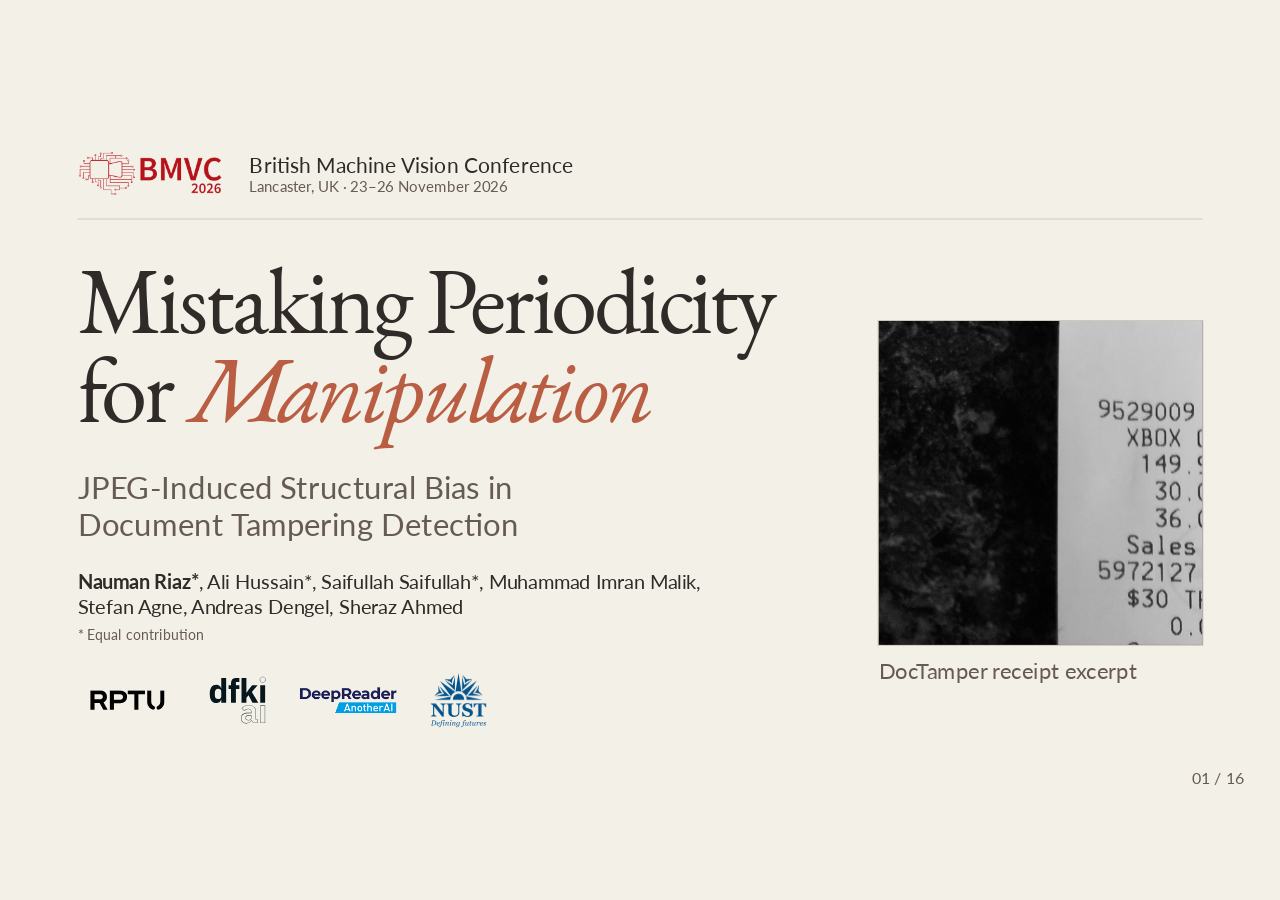
<file: index.html>
<!doctype html>
<html lang="en">
<head>
  <meta charset="utf-8">
  <meta name="viewport" content="width=device-width, initial-scale=1">
  <meta name="description" content="Nauman Riaz’s BMVC 2026 talk on JPEG-grid bias in document tampering detection.">
  <title>Mistaking Periodicity for Manipulation · BMVC 2026</title>
  <link rel="icon" href="data:,">
  <link rel="stylesheet" href="vendor/reset.css">
  <link rel="stylesheet" href="vendor/reveal.css">
  <link rel="stylesheet" href="stage.css?v=1fbdf7c9">
  <link rel="stylesheet" href="methods.css?v=manual-talk">
  <script src="audience-mode.js"></script>
</head>
<body>
<main class="reveal" aria-label="BMVC presentation">
  <div class="slides">
    <section id="title" data-title="Mistaking Periodicity for Manipulation" data-location="Opening" data-auto-animate data-auto-animate-id="opening-receipt">
      <div class="slide-body cover">
        <header class="conference">
          <div class="mark"><img src="assets/logos/bmvc-2026.png" alt="BMVC 2026"></div>
          <p class="venue">British Machine Vision Conference<small>Lancaster, UK · 23–26 November 2026</small></p>
        </header>
        <div class="cover-feature">
          <div>
            <h1 class="cover-title">Mistaking Periodicity<br>for <span class="accent">Manipulation</span></h1>
            <p class="subtitle">JPEG-Induced Structural Bias in<br>Document Tampering Detection</p>
            <p class="authors"><strong>Nauman Riaz*</strong>, Ali Hussain*, Saifullah Saifullah*, Muhammad Imran Malik,<br>Stefan Agne, Andreas Dengel, Sheraz Ahmed<br><small>* Equal contribution</small></p>
            <div class="affiliations" aria-label="Author affiliations">
              <img src="assets/logos/rptu.svg" alt="RPTU">
              <img src="assets/logos/dfki.svg" alt="DFKI">
              <img src="assets/logos/deepreader.png" alt="DeepReader">
              <img src="assets/logos/nust.png" alt="NUST">
            </div>
          </div>
          <figure>
            <div class="receipt" data-morph="opening-receipt">
              <img src="assets/doctamper-opening-receipt.png" alt="An excerpt of a printed receipt">
            </div>
            <figcaption class="caption">DocTamper receipt excerpt</figcaption>
          </figure>
        </div>
      </div>
    </section>

    <section id="motivation" data-title="Can you spot the edit?" data-location="Motivation" data-auto-animate data-auto-animate-id="opening-receipt">
      <div class="slide-body hook">
        <div>
          <h2>Can you spot<br>the <span class="accent">edit?</span></h2>
          <p class="deck-sub fragment fade-in" data-fragment-index="0">It’s this 9.</p>
        </div>
        <figure>
          <div class="receipt" data-morph="opening-receipt"><div class="receipt-registration">
            <img src="assets/doctamper-opening-receipt.png" alt="A receipt with one altered digit">
            <img class="fragment fade-in" data-fragment-index="0" src="assets/doctamper-opening-receipt-gt.png" alt="The annotation identifies the nine in the middle of the upper line">
          </div></div>
          <figcaption class="caption">DocTamper receipt excerpt<span class="fragment fade-in" data-fragment-index="0"> · Ground truth</span></figcaption>
        </figure>
      </div>
    </section>

    <section id="forgery-types" data-title="Where does the replacement come from?" data-location="Forgery types">
      <div class="slide-body">
        <h2>Where does the <em class="accent">replacement</em> come from?</h2>
        <div class="forgery-cases">
          <article class="forgery-case same-source">
            <h3>Copy–move</h3>
            <div class="forgery-scene" role="img" aria-label="Copy 48.50 from Item A into the total on the same receipt">
              <div class="sample-page" aria-hidden="true">
                <p class="sample-heading">Sales receipt</p>
                <p><span>Item A</span><b class="sample-source">48.50</b></p>
                <p><span>Item B</span><b>34.40</b></p>
                <p class="sample-total"><span>Total</span><span class="sample-target"><del>82.90</del><b>48.50</b></span></p>
              </div>
              <span class="transfer-arrow same-arrow" aria-hidden="true"></span>
            </div>
            <p>From another field on the same page</p>
          </article>
          <article class="forgery-case fragment fade-up" data-fragment-index="0">
            <h3>Splicing</h3>
            <div class="forgery-scene" role="img" aria-label="Paste the 48.50 total from a separate receipt into the target receipt">
              <div class="sample-page" aria-hidden="true">
                <p class="sample-heading">Sales receipt</p>
                <p><span>Item A</span><b>51.30</b></p>
                <p><span>Item B</span><b>31.60</b></p>
                <p class="sample-total"><span>Total</span><span class="sample-target"><del>82.90</del><b>48.50</b></span></p>
              </div>
              <div class="alternate-source donor-page" aria-hidden="true"><span>Donor receipt</span><b class="sample-source">48.50</b></div>
              <span class="transfer-arrow external-arrow" aria-hidden="true"></span>
            </div>
            <p>From a separate document</p>
          </article>
          <article class="forgery-case fragment fade-up" data-fragment-index="1">
            <h3>Generated text</h3>
            <div class="forgery-scene" role="img" aria-label="Render 48.50 as a new text patch and insert it into the target receipt">
              <div class="sample-page" aria-hidden="true">
                <p class="sample-heading">Sales receipt</p>
                <p><span>Item A</span><b>51.30</b></p>
                <p><span>Item B</span><b>31.60</b></p>
                <p class="sample-total"><span>Total</span><span class="sample-target"><del>82.90</del><b>48.50</b></span></p>
              </div>
              <div class="alternate-source render-tile" aria-hidden="true"><span>Text renderer</span><b class="sample-source">48.50</b></div>
              <span class="transfer-arrow external-arrow" aria-hidden="true"></span>
            </div>
            <p>Drawn by a text renderer</p>
          </article>
        </div>
        <p class="source">Schematic examples</p>
      </div>
    </section>

    <section id="jpeg-scope" data-title="Why JPEG document images?" data-location="Why JPEG?" data-auto-animate="true" data-auto-animate-id="detector-receipt">
      <div class="slide-body">
        <h2>Why <em class="accent">JPEG</em> document images?</h2>
        <div class="scope-layout">
          <figure><img data-morph="detector-receipt" src="assets/current-detectors-input.png" alt="A receipt in the JPEG document-image benchmark"></figure>
          <dl class="scope-path">
            <div><dt>Capture</dt><dd>A camera or mobile scanner can save the page as JPEG.</dd></div>
            <div><dt>Share</dt><dd>Apps such as WhatsApp commonly compress photos sent in chats.</dd></div>
            <div><dt>Review</dt><dd>By the time the detector sees the page, it may have been compressed more than once.</dd></div>
          </dl>
        </div>
      </div>
    </section>

    <section id="current-detectors" data-title="Detectors can localize subtle edits" data-location="Existing detection" data-auto-animate="true" data-auto-animate-id="detector-receipt">
      <div class="slide-body">
        <h2>Detectors can localize <em class="accent">subtle edits</em></h2>
        <p class="deck-sub">Two changed digits in a receipt’s date and time</p>
        <div class="detector-evidence">
          <figure class="detector-input-receipt">
            <div class="date-locator"><img data-morph="detector-receipt" src="assets/current-detectors-input.png" alt="Input receipt with the date and time outlined near the bottom"></div>
            <figcaption class="caption">Input receipt</figcaption>
          </figure>
          <div class="prediction-details">
            <figure><figcaption>Ground truth</figcaption>
              <svg viewBox="83 403 390 75" role="img" aria-label="Ground truth highlights one digit in the date and one in the time">
                <image href="assets/current-detectors-truth.png" width="497" height="495" preserveAspectRatio="none"/>
              </svg>
            </figure>
            <figure class="fragment fade-in" data-fragment-index="0"><figcaption>DTD prediction <small>(CVPR 2023)</small></figcaption>
              <svg viewBox="83 403 390 75" role="img" aria-label="DTD marks the two edited digits and an additional digit in the time">
                <image href="assets/current-detectors-dtd.png" width="497" height="495" preserveAspectRatio="none"/>
              </svg>
            </figure>
            <figure class="fragment fade-in" data-fragment-index="0"><figcaption>ADCD-Net prediction <small>(ICCV 2025)</small></figcaption>
              <svg viewBox="83 403 390 75" role="img" aria-label="ADCD-Net marks both edited digits">
                <image href="assets/current-detectors-adcd.png" width="497" height="495" preserveAspectRatio="none"/>
              </svg>
            </figure>
          </div>
        </div>
        <p class="prediction-key"><span aria-hidden="true"></span>Marked pixels</p>
        <p class="source">DocTamper example from <a href="https://openaccess.thecvf.com/content/ICCV2025/supplemental/Wong_ADCD-Net_Robust_Document_ICCV_2025_supplemental.pdf">Wong et al., ICCV 2025</a></p>
      </div>
    </section>

    <section id="detector-design" data-title="What else can the detector see?" data-location="Detector design" data-auto-animate data-auto-animate-id="detector-receipt">
      <div class="slide-body">
        <h2><em class="accent">What else</em> can the detector see?</h2>
        <div class="architecture-layout">
          <figure>
            <img data-morph="detector-receipt" src="assets/current-detectors-input.png" alt="The receipt with the two changed digits">
          </figure>
          <div class="detector-flow" role="img" aria-label="In DTD, image pixels feed the Visual Perception Head. JPEG DCT coefficients and the quantization table feed the Frequency Perception Head. The model fuses features from both branches to predict the edited pixels.">
            <h3>Inside DTD</h3>
            <div class="detector-input visual-input"><span>Image pixels</span><strong>Visual Perception Head</strong></div>
            <div class="detector-input frequency-input"><span>JPEG DCT coefficients + quantization table</span><strong>Frequency Perception Head</strong></div>
            <div class="fusion-output">Fused features <span aria-hidden="true">→</span> Predicted mask</div>
          </div>
        </div>
        <p class="source">DTD architecture adapted from <a href="https://openaccess.thecvf.com/content/CVPR2023/papers/Qu_Towards_Robust_Tampered_Text_Detection_in_Document_Image_New_Dataset_CVPR_2023_paper.pdf">Qu et al., CVPR 2023</a></p>
      </div>
    </section>

    <section id="jpeg-blocks" data-title="Where does the JPEG grid come from?" data-location="JPEG compression" data-auto-animate data-auto-animate-id="detector-receipt">
      <div class="slide-body">
        <h2>Where does the <em class="accent">JPEG grid</em> come from?</h2>
        <div class="jpeg-block-layout">
          <svg class="receipt-detail" data-morph="detector-receipt" viewBox="0 0 497 495" role="img" aria-label="The same receipt. The view zooms into the date and highlights one eight-by-eight block at the edge of a digit.">
            <defs>
              <pattern id="receipt-block-grid" width="8" height="8" patternUnits="userSpaceOnUse">
                <path d="M0.2 8V0.2H8" fill="none" stroke="#584d48" stroke-width=".35"/>
              </pattern>
            </defs>
            <g class="receipt-detail-plane">
              <image href="assets/current-detectors-input.png" width="497" height="495"/>
              <rect class="date-window" x="225" y="383" width="110" height="110" fill="none" stroke-width="3"/>
              <g class="receipt-block-overlay">
                <rect width="497" height="495" fill="url(#receipt-block-grid)"/>
                <rect x="280" y="432" width="8" height="8" fill="none" stroke="#fff9ed" stroke-width="1.6"/>
                <rect class="chosen-block" x="280" y="432" width="8" height="8" stroke-width=".85"/>
              </g>
            </g>
          </svg>
          <div class="block-copy">
            <h3>8 × 8 pixels</h3>
            <p>JPEG divides the image into blocks of this size.</p>
            <div class="block-explanation fragment fade-in" data-fragment-index="0">
              <h4>Inside the highlighted block</h4>
              <p>The DCT describes how brightness varies. JPEG rounds the resulting coefficients to discrete levels.</p>
            </div>
          </div>
        </div>
        <p class="source">Illustrative 8 × 8 grid</p>
      </div>
    </section>

    <section id="jpeg-grid" data-title="Would the detector find both edits?" data-location="JPEG block boundaries">
      <div class="slide-body">
        <h2>Would the detector find <em class="accent">both edits?</em></h2>
        <p class="deck-sub">Follow the red line to the edge of the pasted amount.</p>
        <div class="grid-pair">
          <figure>
            <h3>Misaligned</h3>
            <div class="grid-demo misaligned" role="img" aria-label="The red grid boundary above the patch ends at its edge. Inside, the highlighted boundary resumes to the right.">
              <span class="outer-guide" aria-hidden="true"></span>
              <div class="patch" aria-hidden="true">48.50<span class="inner-guide fragment fade-in" data-fragment-index="0"></span></div>
            </div>
            <figcaption class="caption fragment fade-in" data-fragment-index="0">Inside the patch, the line resumes to the right.</figcaption>
          </figure>
          <figure>
            <h3>Aligned</h3>
            <div class="grid-demo" role="img" aria-label="The highlighted grid boundary continues through the edge of the pasted patch in a straight line.">
              <span class="outer-guide" aria-hidden="true"></span>
              <div class="patch" aria-hidden="true">48.50<span class="inner-guide fragment fade-in" data-fragment-index="0"></span></div>
            </div>
            <figcaption class="caption fragment fade-in" data-fragment-index="0">The line continues straight through.</figcaption>
          </figure>
        </div>
      </div>
    </section>

    <section id="gaf" data-title="Grid-Aligned Forgery" data-location="GAF method">
      <div class="slide-body">
        <h2><em class="accent">Grid-Aligned</em> Forgery</h2>
        <p class="deck-sub">How we made a matched pair of copy–move edits</p>
            <div class="gaf-method-layout">
              <svg class="gaf-geometry" viewBox="0 0 900 430" role="img" aria-labelledby="gaf-diagram-title gaf-diagram-description">
                <title id="gaf-diagram-title">The same copy–move edit, with and without grid alignment</title>
                <desc id="gaf-diagram-description">Two pairs of source and target text regions. Reveal the JPEG grid, expand the right-hand boxes to whole blocks, then copy 48.50 over 82.90. The control patch carries a grid that is offset from its target; the aligned patch carries a grid that matches.</desc>
                <defs>
                  <pattern id="bmvc-gaf-grid" x="20" y="88" width="32" height="32" patternUnits="userSpaceOnUse"><path d="M32 0H0V32" fill="none" stroke="#aa9b90" stroke-width="1.2"/></pattern>
                  <marker id="bmvc-gaf-arrow" viewBox="0 0 10 10" refX="8" refY="5" markerWidth="5" markerHeight="5" orient="auto"><path d="M0 0L10 5L0 10" fill="var(--muted)"/></marker>
                </defs>
                <g class="gaf-control-panel">
                  <text x="20" y="25" class="gaf-panel-title">Paired unaligned edit</text>
                  <text x="20" y="72" class="gaf-region-label">Source</text>
                  <rect x="20" y="88" width="384" height="96" class="gaf-canvas"/>
                  <rect x="20" y="88" width="384" height="96" class="gaf-grid"/>
                  <text x="155" y="151" class="gaf-amount">48.50</text>
                  <rect x="143" y="113" width="127" height="51" class="gaf-box"/>
                  <text x="20" y="264" class="gaf-region-label">Target</text>
                  <rect x="20" y="280" width="384" height="96" class="gaf-canvas"/>
                  <rect x="20" y="280" width="384" height="96" class="gaf-grid"/>
                  <text x="163" y="335" class="gaf-amount">82.90</text>
                  <rect x="151" y="297" width="127" height="51" class="gaf-box"/>
                  <path d="M338 197 C367 217 367 241 338 257" class="gaf-copy-arrow" marker-end="url(#bmvc-gaf-arrow)"/>
                  <g class="gaf-moving-patch">
                    <rect x="143" y="113" width="127" height="51" class="gaf-patch-paper"/>
                    <rect x="143" y="113" width="127" height="51" class="gaf-grid gaf-patch-grid"/>
                    <text x="155" y="151" class="gaf-amount">48.50</text>
                    <rect x="143" y="113" width="127" height="51" class="gaf-box gaf-patch-border"/>
                  </g>
                  <text x="20" y="418" class="gaf-outcome gaf-offset-outcome">Pasted grid is misaligned</text>
                </g>
                <g transform="translate(460 0)" class="gaf-aligned-panel">
                  <text x="20" y="25" class="gaf-panel-title">GAF · aligned edit</text>
                  <text x="20" y="72" class="gaf-region-label">Source</text>
                  <rect x="20" y="88" width="384" height="96" class="gaf-canvas"/>
                  <rect x="20" y="88" width="384" height="96" class="gaf-grid"/>
                  <text x="155" y="151" class="gaf-amount">48.50</text>
                  <rect x="143" y="113" width="127" height="51" class="gaf-box gaf-snap-source"/>
                  <text x="20" y="264" class="gaf-region-label">Target</text>
                  <rect x="20" y="280" width="384" height="96" class="gaf-canvas"/>
                  <rect x="20" y="280" width="384" height="96" class="gaf-grid"/>
                  <text x="163" y="335" class="gaf-amount">82.90</text>
                  <rect x="151" y="297" width="127" height="51" class="gaf-box gaf-snap-target"/>
                  <path d="M338 197 C367 217 367 241 338 257" class="gaf-copy-arrow" marker-end="url(#bmvc-gaf-arrow)"/>
                  <g class="gaf-moving-patch">
                    <rect x="143" y="113" width="127" height="51" class="gaf-patch-paper gaf-snap-source"/>
                    <rect x="143" y="113" width="127" height="51" class="gaf-grid gaf-patch-grid gaf-snap-source"/>
                    <text x="155" y="151" class="gaf-amount">48.50</text>
                    <rect x="143" y="113" width="127" height="51" class="gaf-box gaf-patch-border gaf-snap-source"/>
                  </g>
                  <text x="20" y="418" class="gaf-outcome">Pasted grid stays aligned</text>
                </g>
              </svg>
              <ol class="gaf-method-steps">
                <li class="fragment fade-in" data-fragment-index="0"><span>01</span><div><strong>Reveal the grid</strong><p>Locate both text boxes.</p></div></li>
                <li class="fragment fade-in" data-fragment-index="1"><span>02</span><div><strong>Snap both boxes</strong><p>Expand source and target to the enclosing block boundaries.</p></div></li>
                <li class="fragment fade-in" data-fragment-index="2"><span>03</span><div><strong>Copy the patch</strong><p>Watch the source grid travel with the replacement text.</p></div></li>
              </ol>
            </div>
            <p class="gaf-common-protocol">We copy the same text to the same place and use the same JPEG settings in both versions.</p>
            <span class="state-message method-screen-reader" aria-live="polite">Source and target text regions selected</span>

      </div>
    </section>

    <section id="gaf-results" data-title="The aligned edit goes unmarked" data-location="GAF evidence">
      <div class="slide-body">
        <h2>The aligned edit goes <em class="accent">unmarked</em></h2>
        <p class="deck-sub">One document contains both aligned and standard edits.</p>
        <div class="pair evidence">
          <figure><figcaption class="caption">Ground truth</figcaption><div class="plate"><img src="assets/gaf-regions.png" alt="Aligned edits in red and standard edits in blue"></div></figure>
          <figure class="fragment fade-in" data-fragment-index="0"><figcaption class="caption">Detector prediction</figcaption><div class="plate"><img src="assets/gaf-prediction.png" alt="Green predictions mark standard edits and leave the aligned red regions unmarked"><div class="missed" aria-hidden="true"></div></div></figure>
          <aside class="annotation fragment fade-in" data-fragment-index="0"><p><b>Aligned edit</b>The detector missed the word in the dashed box.</p><p><b>Standard edit</b>It flagged “one-line.”</p></aside>
        </div>
        <p class="source">Aligned edits in red, standard edits in blue, detector predictions in green</p>
      </div>
    </section>

    <section id="gaf-comparison" data-detector-publications data-title="All six detectors lose F1 on aligned copy–move" data-location="GAF results across models">
      <div class="slide-body">
        <h2><em class="accent">All six</em> detectors lose F1 on aligned copy–move</h2>
        <p class="deck-sub">Pixel-level F1 on the DocTamper test set</p>
        <div class="chart-wrap">
          <div class="chart" role="table" aria-label="Paired unaligned edit and aligned edit pixel F1">
            <div class="legend" role="row">
              <span role="columnheader" class="visually-hidden">Detector</span>
              <span role="columnheader"><span class="baseline-marker" aria-hidden="true"></span> Paired unaligned edit
                <strong><span class="treatment-marker" aria-hidden="true"></span> Aligned edit</strong></span>
            </div>
            <div id="gaf-model-scores" role="rowgroup"></div>
            <div class="chart-scale" aria-hidden="true"><span>0%</span><span>50%</span><span>100%</span></div>
          </div>
          <div>
            <p class="stat">8.6–47</p><p class="stat-label">percentage-point loss</p><p class="stat-detail">All six also lose F1 on Tampered-SROIE copy–move.</p>
          </div>
        </div>
      </div>
    </section>

    <section id="prc" data-title="Same edit, shifted JPEG grid" data-location="PRC method">
      <div class="slide-body">
        <h2>Same edit, <em class="accent">shifted JPEG grid</em></h2>
        <p class="deck-sub">Pad–Recompress–Crop</p>
            <div class="prc-method-layout">
              <div class="prc-method-comparison">
                <figure>
                  <h3>Baseline</h3>
                  <div class="prc-method-diagram" role="img" aria-label="The baseline JPEG grid starts at the original top-left image corner">
                    <img src="assets/prc-input.png" alt="" aria-hidden="true">
                    <div class="prc-method-grid" aria-hidden="true"></div>
                    <div class="prc-method-origin" aria-hidden="true"></div>
                  </div>
                  <figcaption>JPEG grid starts at the image corner</figcaption>
                </figure>
                <figure>
                  <h3>PRC</h3>
                  <div class="prc-method-diagram prc-method-treatment" role="img" aria-label="The fixed text stays in the original frame as padding on the top and left moves the JPEG grid origin">
                    <div class="prc-method-padding" aria-hidden="true"></div>
                    <img src="assets/prc-input.png" alt="" aria-hidden="true">
                    <div class="prc-method-grid" aria-hidden="true"></div>
                    <div class="prc-method-origin" aria-hidden="true"></div>
                  </div>
                  <figcaption><span class="state-message" aria-live="polite">Original block alignment</span></figcaption>
                </figure>
                <p class="prc-method-key"><span aria-hidden="true"></span> JPEG encoding origin</p>
              </div>
              <ol class="prc-method-actions">
                <li class="fragment fade-up" data-fragment-index="0"><strong>Pad</strong><span>Add 4 pixels at the top and left.</span></li>
                <li class="fragment fade-up" data-fragment-index="1"><strong>Recompress</strong><span>JPEG starts at the padded corner.</span></li>
                <li class="fragment fade-up" data-fragment-index="2"><strong>Crop</strong><span>Restore the original image dimensions. JPEG block boundaries stay shifted.</span></li>
              </ol>
            </div>
            <p class="footnote">Both versions start with the same edited page and go through the same JPEG saves.</p>

      </div>
    </section>

    <section id="prc-results" data-title="A grid shift can trigger false alarms" data-location="PRC evidence">
      <div class="slide-body">
        <h2>A grid shift can trigger <em class="accent">false alarms</em></h2>
        <div class="prc-evidence-stages">
          <div class="pair evidence prc-predictions">
            <figure><figcaption class="caption">Original grid</figcaption><div class="plate"><img src="assets/prc-before.png" alt="Prediction with original grid marks two words in green"></div></figure>
            <figure class="fragment fade-in" data-fragment-index="0"><figcaption class="caption">Shifted grid</figcaption><div class="plate"><img src="assets/prc-after.png" alt="The same detector marks many more words after the grid shift"></div></figure>
            <aside class="annotation fragment fade-in" data-fragment-index="0"><p><b>Same page, same edit</b>The prediction spreads to more lines.</p></aside>
          </div>
          <div class="prc-annotated fragment fade-in" data-fragment-index="1">
            <p class="annotated-lead">Only the two red regions were edited. DTD also flagged the text in yellow.</p>
            <div class="prc-panels">
              <figure><figcaption>Document</figcaption><img src="assets/prc-example.png" alt="Text from a second DocTamper test page"></figure>
              <figure><figcaption>Ground truth</figcaption><img src="assets/prc-truth.png" alt="Two small regions in red are annotated as edited"></figure>
              <figure><figcaption>DTD after PRC</figcaption><img src="assets/prc-dtd-figure4.png" alt="Blue true positives occupy small patches, while yellow false positives cover many surrounding lines"></figure>
            </div>
            <p class="mask-key"><span><i class="mask-truth"></i>Edited pixels</span><span><i class="mask-hit"></i>Correctly flagged</span><span><i class="mask-false"></i>Falsely flagged</span></p>
          </div>
        </div>
        <p class="source prc-predictions">Green shows what the detector flagged.</p>
        <p class="source fragment fade-in" data-fragment-index="1">Second example from the DocTamper test set</p>
      </div>
    </section>

    <section id="prc-comparison" data-detector-publications data-title="Five of six detectors lose F1 after the shift" data-location="PRC results across models">
      <div class="slide-body">
        <h2><em class="accent">Five of six</em> detectors lose F1 after the shift</h2>
        <p class="deck-sub">Pixel-level F1 on the DocTamper test set</p>
        <div class="chart-wrap">
          <div class="chart" role="table" aria-label="Paired pixel-level F1 with the original JPEG grid and after PRC">
            <div class="legend" role="row">
              <span role="columnheader" class="visually-hidden">Detector</span>
              <span role="columnheader"><span class="baseline-marker" aria-hidden="true"></span> Original grid
                <strong><span class="treatment-marker" aria-hidden="true"></span> Shifted grid (PRC)</strong></span>
            </div>
            <div id="prc-model-scores" role="rowgroup"></div>
            <div class="chart-scale" aria-hidden="true"><span>0%</span><span>50%</span><span>100%</span></div>
          </div>
          <div>
            <p class="stat">7.8–67.9</p><p class="stat-label">percentage points lost</p><p class="stat-detail">ADCD-Net gains 3.9 points.</p>
          </div>
        </div>
      </div>
    </section>

    <section id="conclusion" data-title="JPEG alignment can change what gets flagged" data-location="Conclusion">
      <div class="slide-body conclusion">
        <p class="conclusion-label">Conclusion</p>
        <h2>JPEG alignment can change <em class="accent">what gets flagged</em></h2>
        <div class="conclusion-evidence">
          <figure>
            <h3>Align the edit <span>GAF</span></h3>
            <svg viewBox="0 370 395 126" role="img" aria-label="The detector marks one-line in green. The dashed outline identifies the aligned edit it missed directly above.">
              <image href="assets/gaf-prediction.png" width="512" height="512"/>
              <rect x="30" y="390" width="149" height="41" fill="none" stroke="#902e27" stroke-width="2.5" stroke-dasharray="7 4"/>
            </svg>
            <figcaption>A forged word can go unmarked.</figcaption>
          </figure>
          <figure>
            <h3>Shift the grid <span>PRC</span></h3>
            <svg viewBox="116 91 395 126" role="img" aria-label="Green detector predictions spread across several lines after the JPEG grid shifts.">
              <image href="assets/prc-after.png" width="512" height="512"/>
            </svg>
            <figcaption>Genuine words can be flagged.</figcaption>
          </figure>
        </div>
        <p class="conclusion-implication">GAF and PRC generate matched test images without querying the detector.</p>
      </div>
    </section>

    <section id="thank-you" data-title="Thank you" data-location="Discussion">
      <div class="slide-body closing">
        <div class="closing-feature">
          <div>
            <h2>Thank <span class="accent">you.</span></h2>
            <p class="closing-contact"><strong>Nauman Riaz</strong><br><a href="mailto:nauman.riaz@dfki.de">nauman.riaz@dfki.de</a></p>
          </div>
        </div>
      </div>
    </section>
  </div>
</main>
<div class="reading-progress"><span></span></div>
<nav class="presentation-bar" aria-label="Presentation controls">
  <span id="chapter-location">Opening</span>
  <div>
    <button id="start-presenting-button">Start presenting</button>
    <button id="notes-button">Notes</button>
    <button id="audience-mode-button">Clean view</button>
    <button id="closing-button" aria-keyshortcuts="c End" title="Return to closing">Closing</button>
    <button id="help-button" aria-label="Keyboard shortcuts">?</button>
    <button id="previous-button" aria-label="Previous step">←</button>
    <button id="next-button" aria-label="Next step">→</button>
    <span id="step-count"></span>
  </div>
</nav>
<dialog id="help-dialog">
  <h2>Presentation shortcuts</h2>
  <dl><dt>← / →</dt><dd>Previous / next reveal</dd><dt>S</dt><dd>Presenter window</dd><dt>T</dt><dd>Audience / rehearsal view</dd><dt>F</dt><dd>Fullscreen</dd><dt>O</dt><dd>Slide overview</dd></dl>
  <button id="close-help">Close</button>
</dialog>
<dialog id="references-dialog" aria-label="External references">
  <p>DocTamper and the DTD architecture · <a href="https://openaccess.thecvf.com/content/CVPR2023/papers/Qu_Towards_Robust_Tampered_Text_Detection_in_Document_Image_New_Dataset_CVPR_2023_paper.pdf" target="_blank" rel="noopener">Qu et al., CVPR 2023</a></p>
  <p>Receipt and detector predictions · <a href="https://openaccess.thecvf.com/content/ICCV2025/supplemental/Wong_ADCD-Net_Robust_Document_ICCV_2025_supplemental.pdf" target="_blank" rel="noopener">Wong et al., ICCV 2025</a></p>
  <button>Close</button>
</dialog>
<script src="vendor/reveal.js"></script>
<script src="step-notes.js"></script>
<script src="presenter.js?v=stacked-previews"></script>
<script src="results.js?v=e0ab8cef"></script>
<script src="narration.js?v=4eba25bd"></script>
<script src="deck.js?v=0d9504e6"></script>
</body>
</html>
</file>
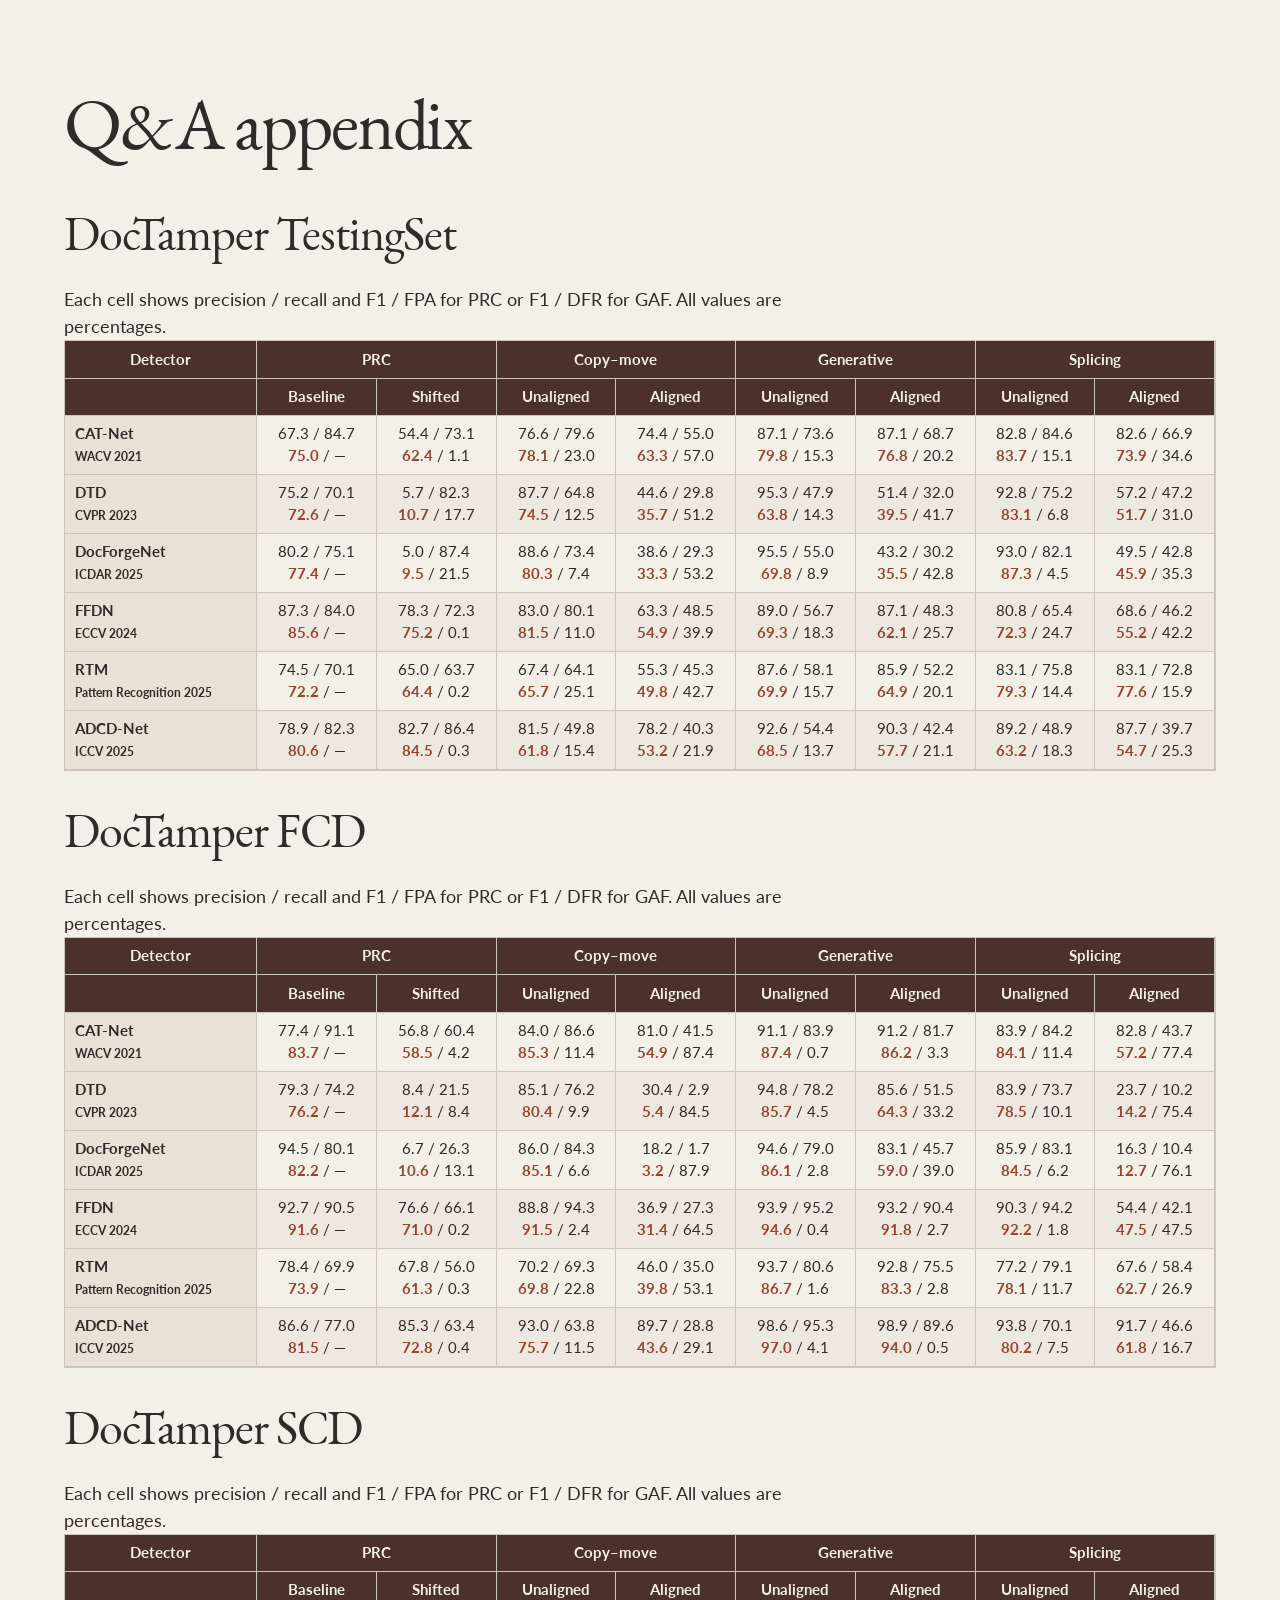
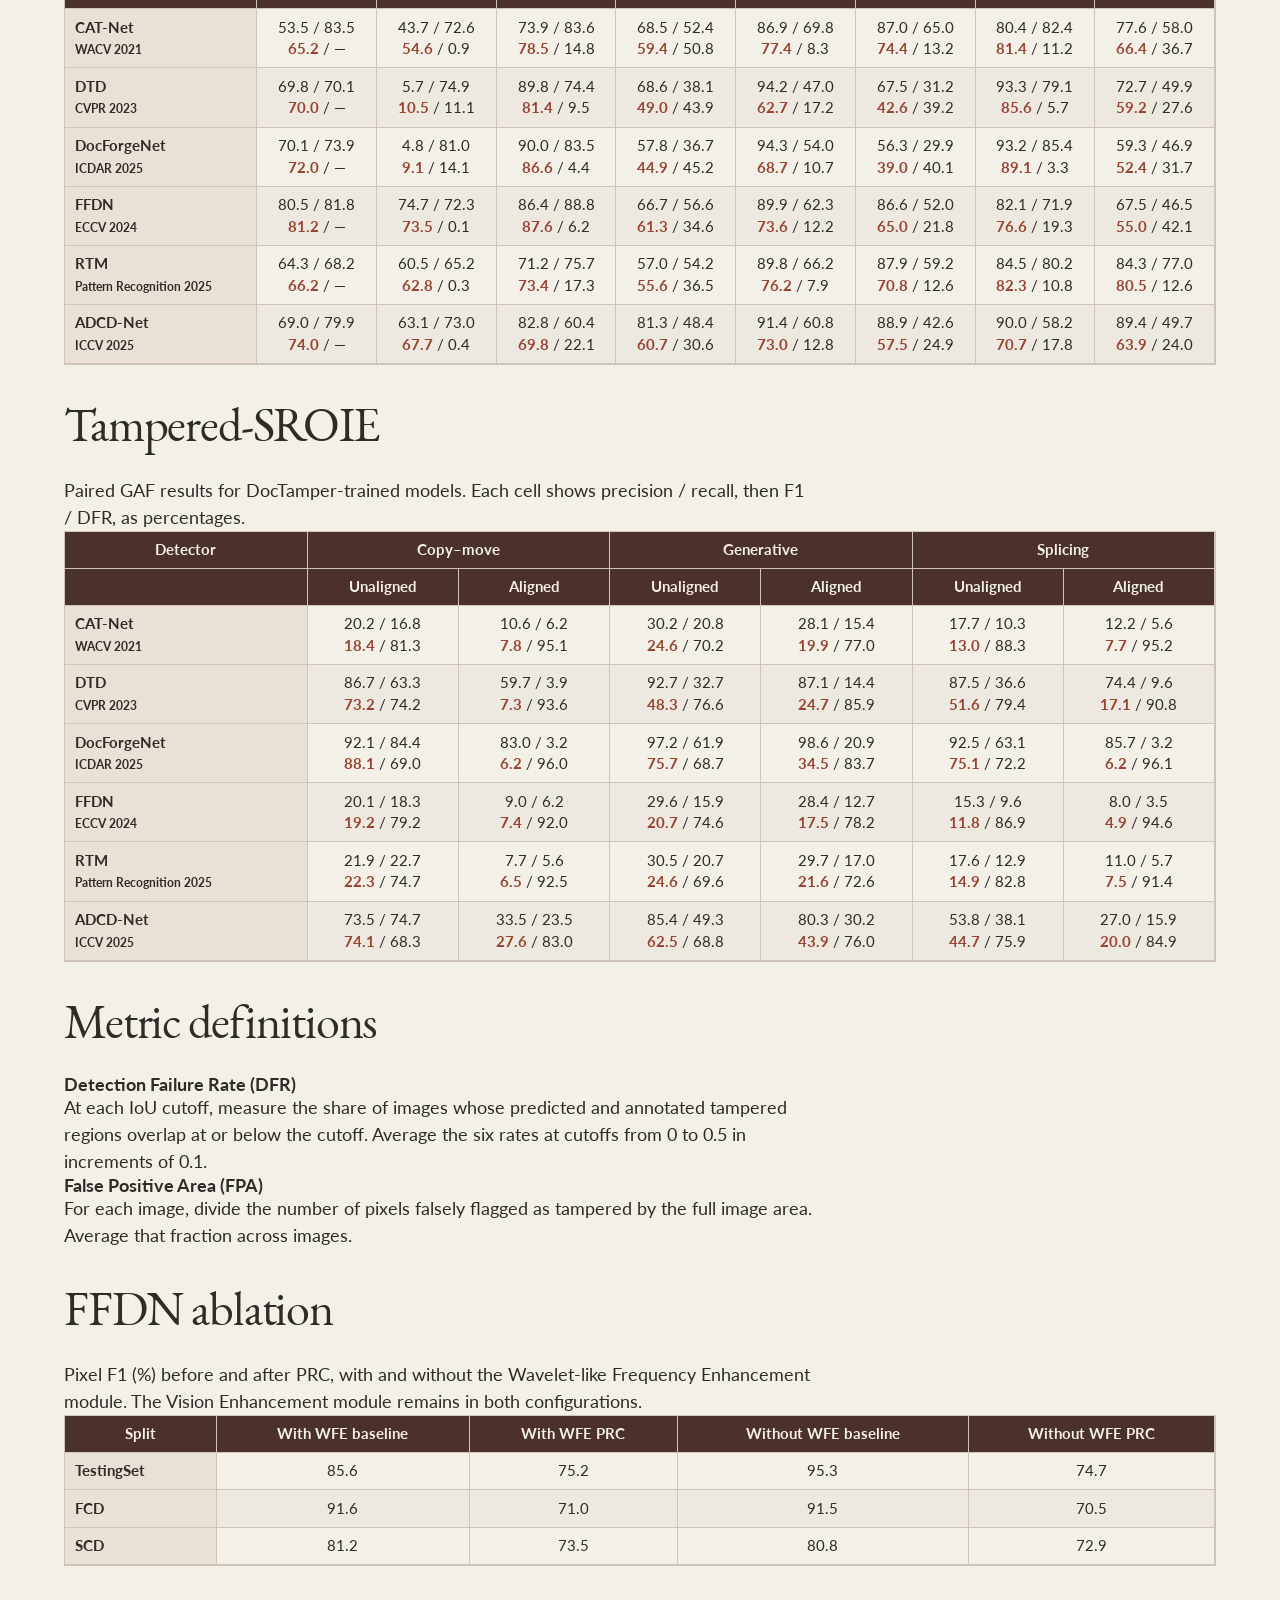
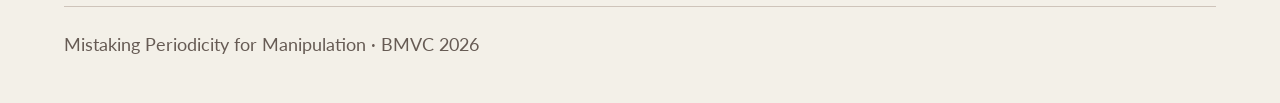
<file: appendix.html>
<!doctype html>
<html lang="en">
<head>
  <meta charset="utf-8">
  <meta name="viewport" content="width=device-width, initial-scale=1">
  <title>Q&amp;A appendix · BMVC 2026</title>
  <link rel="icon" href="data:,">
  <link rel="stylesheet" href="stage.css?v=forensic-red">
  <link rel="stylesheet" href="appendix.css?v=notes-navigation">
</head>
<body class="appendix">
<main>
  <header>
    <h1>Q&amp;A appendix</h1>
  </header>
  <div id="results-tables"></div>
  <section id="metrics">
    <h2>Metric definitions</h2>
    <h3>Detection Failure Rate (DFR)</h3>
    <p>At each IoU cutoff, measure the share of images whose predicted and annotated tampered regions overlap at or below the cutoff. Average the six rates at cutoffs from 0 to 0.5 in increments of 0.1.</p>
    <h3>False Positive Area (FPA)</h3>
    <p>For each image, divide the number of pixels falsely flagged as tampered by the full image area. Average that fraction across images.</p>
  </section>
  <section id="wfe">
    <h2>FFDN ablation</h2>
    <p>Pixel F1 (%) before and after PRC, with and without the Wavelet-like Frequency Enhancement module. The Vision Enhancement module remains in both configurations.</p>
    <div id="wfe-table"></div>
  </section>
  <footer>Mistaking Periodicity for Manipulation · BMVC 2026</footer>
</main>
<script src="results.js?v=e0ab8cef"></script>
<script src="appendix.js?v=6fb1233f"></script>
</body>
</html>
</file>
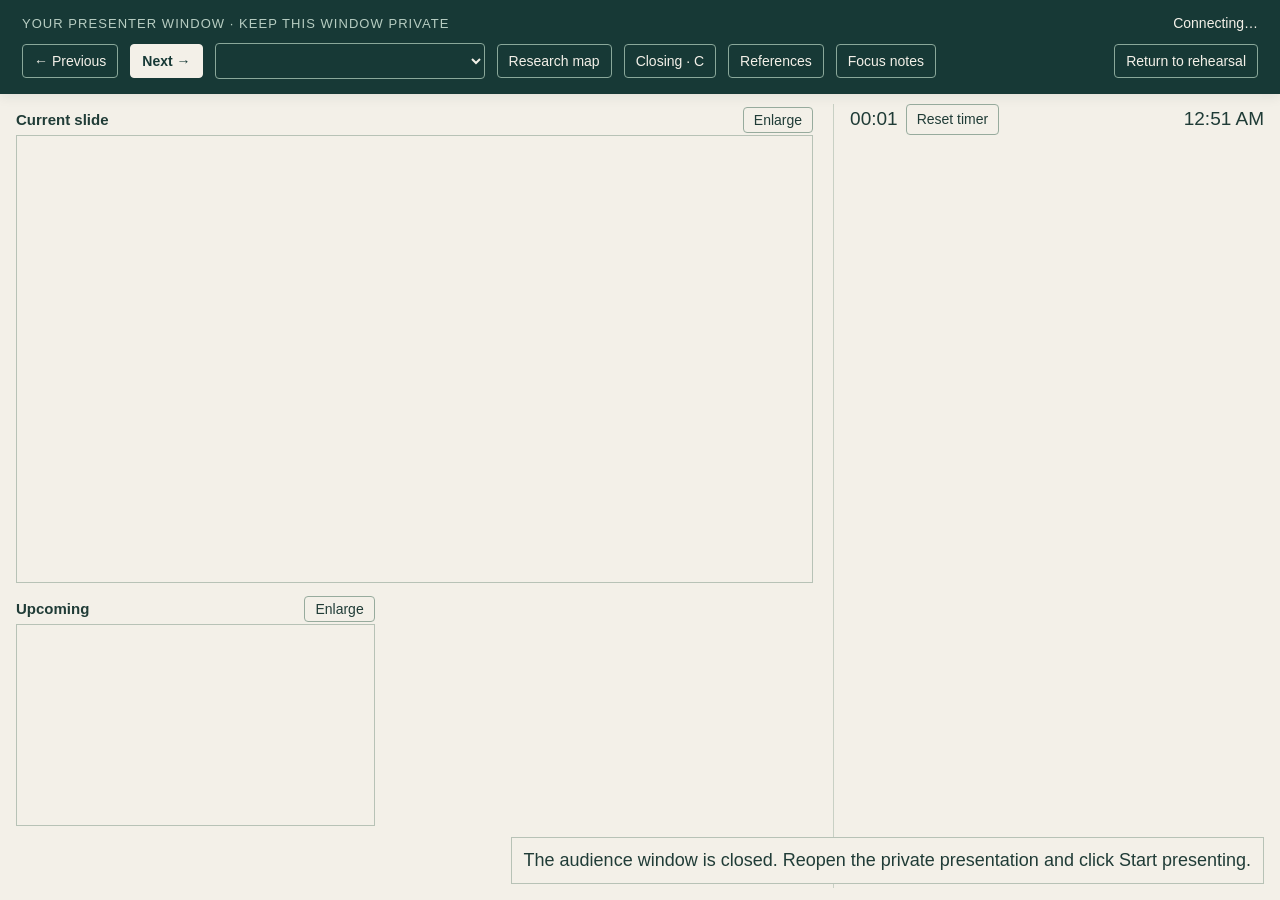
<file: presenter.html>
<!doctype html>
<html lang="en"><head><meta charset="utf-8"><meta name="viewport" content="width=device-width,initial-scale=1"><title>Presenter · Nauman Riaz</title><link rel="icon" href="data:,"><link rel="stylesheet" href="presenter-window.css?v=stacked-previews">
</head><body class="colloquium-presenter" data-speaker-layout="default">
<nav id="presenter-toolbar" aria-label="Presenter controls"><div class="presenter-top"><div><span class="presenter-brand">Your presenter window · Keep this window private</span><span class="presenter-title" id="presenter-title"></span></div><span class="presenter-position" id="presenter-position" aria-live="polite">Connecting…</span></div><div class="presenter-actions"><button id="presenter-previous">← Previous</button><button id="presenter-next" class="presenter-primary">Next →</button><select id="presenter-slide" aria-label="Jump to slide"></select><button id="presenter-map">Research map</button><button id="presenter-closing" aria-keyshortcuts="c End" title="Return to closing (C or End)">Closing · C</button><button id="presenter-reference-button">References</button><button id="presenter-focus">Focus notes</button><button id="presenter-mode">Return to rehearsal</button></div></nav>
<p id="presenter-connection">Connecting to your audience window…</p>
<div id="presenter-workspace">
<div id="slide-previews">
  <section id="current-slide" class="slide-preview" aria-labelledby="current-label">
    <header><h2 id="current-label">Current slide</h2><button type="button" data-enlarge="current" aria-label="Enlarge current slide">Enlarge</button></header>
    <div class="preview-surface"><iframe title="Current audience slide" tabindex="-1"></iframe></div>
  </section>
  <section id="upcoming-slide" class="slide-preview" aria-labelledby="upcoming-label">
    <header><h2 id="upcoming-label">Upcoming</h2><button type="button" data-enlarge="upcoming" aria-label="Enlarge upcoming slide">Enlarge</button></header>
    <div class="preview-surface"><iframe title="Upcoming audience step" tabindex="-1"></iframe></div>
  </section>
</div>
<main id="speaker-controls"><div class="speaker-controls-time"><span class="clock" id="presenter-clock"></span><span class="timer" id="presenter-timer" title="Elapsed time · click to reset" role="button" tabindex="0">00:00</span><button type="button" id="presenter-reset-timer" title="Restart elapsed time from 00:00">Reset timer</button></div><div class="speaker-controls-notes"><div class="value"></div></div></main>
</div>
<dialog id="presenter-references" aria-label="Paper references"></dialog>
<script src="presenter-window.js?v=wide-slide-view"></script></body></html>
</file>
<file: vendor/reveal.css>
.reveal .stretch,.reveal .r-stretch{max-width:none;max-height:none}.reveal pre.stretch code,.reveal pre.r-stretch code{box-sizing:border-box;height:100%;max-height:100%}.reveal .r-fit-text{white-space:nowrap;display:inline-block}.reveal .r-stack{grid-template-rows:100%;display:grid}.reveal .r-stack>*{grid-area:1/1;margin:auto}.reveal .r-vstack,.reveal .r-hstack{display:flex}.reveal .r-vstack img,.reveal .r-vstack video,.reveal .r-hstack img,.reveal .r-hstack video{object-fit:contain;min-width:0;min-height:0}.reveal .r-vstack{flex-direction:column;justify-content:center;align-items:center}.reveal .r-hstack{flex-direction:row;justify-content:center;align-items:center}.reveal .items-stretch{align-items:stretch}.reveal .items-start{align-items:flex-start}.reveal .items-center{align-items:center}.reveal .items-end{align-items:flex-end}.reveal .justify-between{justify-content:space-between}.reveal .justify-around{justify-content:space-around}.reveal .justify-start{justify-content:flex-start}.reveal .justify-center{justify-content:center}.reveal .justify-end{justify-content:flex-end}html.reveal-full-page{width:100%;height:100vh;height:calc(var(--vh,1vh) * 100);height:100dvh;overflow:hidden}.reveal-viewport{color:#000;--r-controls-spacing:12px;--r-overlay-header-height:40px;--r-overlay-margin:0px;--r-overlay-padding:6px;--r-overlay-gap:5px;background-color:#fff;height:100%;margin:0;line-height:1;position:relative;overflow:hidden}@media screen and (width<=1024px),(height<=768px){.reveal-viewport{--r-overlay-header-height:26px}}.reveal-viewport:fullscreen{width:100%!important;height:100%!important;top:0!important;left:0!important;transform:none!important}.reveal .fragment{transition:all .2s}.reveal .fragment:not(.custom){opacity:0;visibility:hidden;will-change:opacity}.reveal .fragment.visible{opacity:1;visibility:inherit}.reveal .fragment.disabled{transition:none}.reveal .fragment.grow{opacity:1;visibility:inherit}.reveal .fragment.grow.visible{transform:scale(1.3)}.reveal .fragment.shrink{opacity:1;visibility:inherit}.reveal .fragment.shrink.visible{transform:scale(.7)}.reveal .fragment.zoom-in{transform:scale(.1)}.reveal .fragment.zoom-in.visible{transform:none}.reveal .fragment.fade-out{opacity:1;visibility:inherit}.reveal .fragment.fade-out.visible{opacity:0;visibility:hidden}.reveal .fragment.semi-fade-out{opacity:1;visibility:inherit}.reveal .fragment.semi-fade-out.visible{opacity:.5;visibility:inherit}.reveal .fragment.strike{opacity:1;visibility:inherit}.reveal .fragment.strike.visible{text-decoration:line-through}.reveal .fragment.fade-up{transform:translateY(40px)}.reveal .fragment.fade-up.visible{transform:translate(0)}.reveal .fragment.fade-down{transform:translateY(-40px)}.reveal .fragment.fade-down.visible{transform:translate(0)}.reveal .fragment.fade-right{transform:translate(-40px)}.reveal .fragment.fade-right.visible{transform:translate(0)}.reveal .fragment.fade-left{transform:translate(40px)}.reveal .fragment.fade-left.visible{transform:translate(0)}.reveal .fragment.fade-in-then-out,.reveal .fragment.current-visible{opacity:0;visibility:hidden}.reveal .fragment.fade-in-then-out.current-fragment,.reveal .fragment.current-visible.current-fragment{opacity:1;visibility:inherit}.reveal .fragment.fade-in-then-semi-out{opacity:0;visibility:hidden}.reveal .fragment.fade-in-then-semi-out.visible{opacity:.5;visibility:inherit}.reveal .fragment.fade-in-then-semi-out.current-fragment,.reveal .fragment.highlight-red,.reveal .fragment.highlight-current-red,.reveal .fragment.highlight-green,.reveal .fragment.highlight-current-green,.reveal .fragment.highlight-blue,.reveal .fragment.highlight-current-blue{opacity:1;visibility:inherit}.reveal .fragment.highlight-red.visible{color:#ff2c2d}.reveal .fragment.highlight-green.visible{color:#17ff2e}.reveal .fragment.highlight-blue.visible{color:#1b91ff}.reveal .fragment.highlight-current-red.current-fragment{color:#ff2c2d}.reveal .fragment.highlight-current-green.current-fragment{color:#17ff2e}.reveal .fragment.highlight-current-blue.current-fragment{color:#1b91ff}.reveal:after{content:"";font-style:italic}.reveal iframe{z-index:1}.reveal a{position:relative}@keyframes bounce-right{0%,10%,25%,40%,50%{transform:translate(0)}20%{transform:translate(10px)}30%{transform:translate(-5px)}}@keyframes bounce-left{0%,10%,25%,40%,50%{transform:translate(0)}20%{transform:translate(-10px)}30%{transform:translate(5px)}}@keyframes bounce-down{0%,10%,25%,40%,50%{transform:translateY(0)}20%{transform:translateY(10px)}30%{transform:translateY(-5px)}}.reveal .controls{top:auto;bottom:var(--r-controls-spacing);right:var(--r-controls-spacing);z-index:11;color:#000;pointer-events:none;font-size:10px;display:none;position:absolute;left:auto}.reveal .controls button{cursor:pointer;color:currentColor;z-index:2;pointer-events:auto;font-size:inherit;visibility:hidden;opacity:0;-webkit-appearance:none;-webkit-tap-highlight-color:#0000;background-color:#0000;border:0;outline:0;padding:0;transition:color .2s,opacity .2s,transform .2s;position:absolute;transform:scale(.9999)}.reveal .controls .controls-arrow:before,.reveal .controls .controls-arrow:after{content:"";transform-origin:.2em;will-change:transform;background-color:currentColor;border-radius:.25em;width:2.6em;height:.5em;transition:all .15s,background-color .8s;position:absolute;top:0;left:0}.reveal .controls .controls-arrow{width:3.6em;height:3.6em;position:relative}.reveal .controls .controls-arrow:before{transform:translate(.5em)translateY(1.55em)rotate(45deg)}.reveal .controls .controls-arrow:after{transform:translate(.5em)translateY(1.55em)rotate(-45deg)}.reveal .controls .controls-arrow:hover:before{transform:translate(.5em)translateY(1.55em)rotate(40deg)}.reveal .controls .controls-arrow:hover:after{transform:translate(.5em)translateY(1.55em)rotate(-40deg)}.reveal .controls .controls-arrow:active:before{transform:translate(.5em)translateY(1.55em)rotate(36deg)}.reveal .controls .controls-arrow:active:after{transform:translate(.5em)translateY(1.55em)rotate(-36deg)}.reveal .controls .navigate-left{bottom:3.2em;right:6.4em;transform:translate(-10px)}.reveal .controls .navigate-left.highlight{animation:2s ease-out 50 both bounce-left}.reveal .controls .navigate-right{bottom:3.2em;right:0;transform:translate(10px)}.reveal .controls .navigate-right .controls-arrow{transform:rotate(180deg)}.reveal .controls .navigate-right.highlight{animation:2s ease-out 50 both bounce-right}.reveal .controls .navigate-up{bottom:6.4em;right:3.2em;transform:translateY(-10px)}.reveal .controls .navigate-up .controls-arrow{transform:rotate(90deg)}.reveal .controls .navigate-down{padding-bottom:1.4em;bottom:-1.4em;right:3.2em;transform:translateY(10px)}.reveal .controls .navigate-down .controls-arrow{transform:rotate(-90deg)}.reveal .controls .navigate-down.highlight{animation:2s ease-out 50 both bounce-down}.reveal .controls[data-controls-back-arrows=faded] .navigate-up.enabled{opacity:.3}.reveal .controls[data-controls-back-arrows=faded] .navigate-up.enabled:hover{opacity:1}.reveal .controls[data-controls-back-arrows=hidden] .navigate-up.enabled{opacity:0;visibility:hidden}.reveal .controls .enabled{visibility:visible;opacity:.9;cursor:pointer;transform:none}.reveal .controls .enabled.fragmented{opacity:.5}.reveal .controls .enabled:hover,.reveal .controls .enabled.fragmented:hover{opacity:1}.reveal:not(.rtl) .controls[data-controls-back-arrows=faded] .navigate-left.enabled{opacity:.3}.reveal:not(.rtl) .controls[data-controls-back-arrows=faded] .navigate-left.enabled:hover{opacity:1}.reveal:not(.rtl) .controls[data-controls-back-arrows=hidden] .navigate-left.enabled{opacity:0;visibility:hidden}.reveal.rtl .controls[data-controls-back-arrows=faded] .navigate-right.enabled{opacity:.3}.reveal.rtl .controls[data-controls-back-arrows=faded] .navigate-right.enabled:hover{opacity:1}.reveal.rtl .controls[data-controls-back-arrows=hidden] .navigate-right.enabled{opacity:0;visibility:hidden}.reveal[data-navigation-mode=linear].has-horizontal-slides .navigate-up,.reveal[data-navigation-mode=linear].has-horizontal-slides .navigate-down{display:none}.reveal[data-navigation-mode=linear].has-horizontal-slides .navigate-left,.reveal:not(.has-vertical-slides) .controls .navigate-left{bottom:1.4em;right:5.5em}.reveal[data-navigation-mode=linear].has-horizontal-slides .navigate-right,.reveal:not(.has-vertical-slides) .controls .navigate-right{bottom:1.4em;right:.5em}.reveal:not(.has-horizontal-slides) .controls .navigate-up{bottom:5em;right:1.4em}.reveal:not(.has-horizontal-slides) .controls .navigate-down{bottom:.5em;right:1.4em}.reveal.has-dark-background .controls{color:#fff}.reveal.has-light-background .controls{color:#000}.reveal.no-hover .controls .controls-arrow:hover:before,.reveal.no-hover .controls .controls-arrow:active:before{transform:translate(.5em)translateY(1.55em)rotate(45deg)}.reveal.no-hover .controls .controls-arrow:hover:after,.reveal.no-hover .controls .controls-arrow:active:after{transform:translate(.5em)translateY(1.55em)rotate(-45deg)}@media screen and (width>=500px){.reveal-viewport{--r-controls-spacing:.8em}.reveal .controls[data-controls-layout=edges]{inset:0}.reveal .controls[data-controls-layout=edges] .navigate-left,.reveal .controls[data-controls-layout=edges] .navigate-right,.reveal .controls[data-controls-layout=edges] .navigate-up,.reveal .controls[data-controls-layout=edges] .navigate-down{bottom:auto;right:auto}.reveal .controls[data-controls-layout=edges] .navigate-left{top:50%;left:var(--r-controls-spacing);margin-top:-1.8em}.reveal .controls[data-controls-layout=edges] .navigate-right{top:50%;right:var(--r-controls-spacing);margin-top:-1.8em}.reveal .controls[data-controls-layout=edges] .navigate-up{top:var(--r-controls-spacing);margin-left:-1.8em;left:50%}.reveal .controls[data-controls-layout=edges] .navigate-down{bottom:calc(var(--r-controls-spacing) - 1.4em + .3em);margin-left:-1.8em;left:50%}}.reveal .progress{z-index:10;color:#fff;background-color:#0003;width:100%;height:3px;display:none;position:absolute;bottom:0;left:0}.reveal .progress:after{content:"";width:100%;height:10px;display:block;position:absolute;top:-10px}.reveal .progress span{transform-origin:0 0;background-color:currentColor;width:100%;height:100%;transition:transform .8s cubic-bezier(.26,.86,.44,.985);display:block;transform:scaleX(0)}.reveal .slide-number{z-index:31;color:#fff;background-color:#0006;padding:5px;font-family:Helvetica,sans-serif;font-size:12px;line-height:1;display:block;position:absolute;bottom:8px;right:8px}.reveal .slide-number a{color:currentColor}.reveal .slide-number-delimiter{margin:0 3px}.reveal{touch-action:pinch-zoom;width:100%;height:100%;position:relative;overflow:hidden}.reveal.embedded{touch-action:pan-y}.reveal.embedded.is-vertical-slide{touch-action:none}.reveal .slides{pointer-events:none;z-index:1;text-align:center;perspective:600px;perspective-origin:50% 40%;width:100%;height:100%;margin:auto;position:absolute;inset:0;overflow:visible}.reveal .slides>section{perspective:600px}.reveal .slides>section,.reveal .slides>section>section{pointer-events:auto;z-index:10;transform-style:flat;width:100%;transition:transform-origin .8s cubic-bezier(.26,.86,.44,.985),transform .8s cubic-bezier(.26,.86,.44,.985),visibility .8s cubic-bezier(.26,.86,.44,.985),opacity .8s cubic-bezier(.26,.86,.44,.985);display:none;position:absolute}.reveal[data-transition-speed=fast] .slides section{transition-duration:.4s}.reveal[data-transition-speed=slow] .slides section{transition-duration:1.2s}.reveal .slides section[data-transition-speed=fast]{transition-duration:.4s}.reveal .slides section[data-transition-speed=slow]{transition-duration:1.2s}.reveal .slides>section.stack{pointer-events:none;height:100%;padding-top:0;padding-bottom:0}.reveal .slides>section.present,.reveal .slides>section>section.present{z-index:11;opacity:1;display:block}.reveal .slides>section:empty,.reveal .slides>section>section:empty,.reveal .slides>section[data-background-interactive],.reveal .slides>section>section[data-background-interactive]{pointer-events:none}.reveal.center,.reveal.center .slides,.reveal.center .slides section{min-height:0!important}.reveal .slides>section:not(.present),.reveal .slides>section>section:not(.present){pointer-events:none}.reveal.overview .slides>section,.reveal.overview .slides>section>section{pointer-events:auto}.reveal .slides>section.past,.reveal .slides>section.future,.reveal .slides>section.past>section,.reveal .slides>section.future>section,.reveal .slides>section>section.past,.reveal .slides>section>section.future{opacity:0}.reveal .slides>section[data-transition=slide].past,.reveal .slides>section[data-transition~=slide-out].past,.reveal.slide .slides>section:not([data-transition]).past{transform:translate(-150%)}.reveal .slides>section[data-transition=slide].future,.reveal .slides>section[data-transition~=slide-in].future,.reveal.slide .slides>section:not([data-transition]).future{transform:translate(150%)}.reveal .slides>section>section[data-transition=slide].past,.reveal .slides>section>section[data-transition~=slide-out].past,.reveal.slide .slides>section>section:not([data-transition]).past{transform:translateY(-150%)}.reveal .slides>section>section[data-transition=slide].future,.reveal .slides>section>section[data-transition~=slide-in].future,.reveal.slide .slides>section>section:not([data-transition]).future{transform:translateY(150%)}.reveal .slides>section[data-transition=linear].past,.reveal .slides>section[data-transition~=linear-out].past,.reveal.linear .slides>section:not([data-transition]).past{transform:translate(-150%)}.reveal .slides>section[data-transition=linear].future,.reveal .slides>section[data-transition~=linear-in].future,.reveal.linear .slides>section:not([data-transition]).future{transform:translate(150%)}.reveal .slides>section>section[data-transition=linear].past,.reveal .slides>section>section[data-transition~=linear-out].past,.reveal.linear .slides>section>section:not([data-transition]).past{transform:translateY(-150%)}.reveal .slides>section>section[data-transition=linear].future,.reveal .slides>section>section[data-transition~=linear-in].future,.reveal.linear .slides>section>section:not([data-transition]).future{transform:translateY(150%)}.reveal .slides section[data-transition=default].stack,.reveal.default .slides section.stack{transform-style:preserve-3d}.reveal .slides>section[data-transition=default].past,.reveal .slides>section[data-transition~=default-out].past,.reveal.default .slides>section:not([data-transition]).past{transform:translate(-100%)rotateY(-90deg)translate(-100%)}.reveal .slides>section[data-transition=default].future,.reveal .slides>section[data-transition~=default-in].future,.reveal.default .slides>section:not([data-transition]).future{transform:translate(100%)rotateY(90deg)translate(100%)}.reveal .slides>section>section[data-transition=default].past,.reveal .slides>section>section[data-transition~=default-out].past,.reveal.default .slides>section>section:not([data-transition]).past{transform:translateY(-300px)rotateX(70deg)translateY(-300px)}.reveal .slides>section>section[data-transition=default].future,.reveal .slides>section>section[data-transition~=default-in].future,.reveal.default .slides>section>section:not([data-transition]).future{transform:translateY(300px)rotateX(-70deg)translateY(300px)}.reveal .slides section[data-transition=convex].stack,.reveal.convex .slides section.stack{transform-style:preserve-3d}.reveal .slides>section[data-transition=convex].past,.reveal .slides>section[data-transition~=convex-out].past,.reveal.convex .slides>section:not([data-transition]).past{transform:translate(-100%)rotateY(-90deg)translate(-100%)}.reveal .slides>section[data-transition=convex].future,.reveal .slides>section[data-transition~=convex-in].future,.reveal.convex .slides>section:not([data-transition]).future{transform:translate(100%)rotateY(90deg)translate(100%)}.reveal .slides>section>section[data-transition=convex].past,.reveal .slides>section>section[data-transition~=convex-out].past,.reveal.convex .slides>section>section:not([data-transition]).past{transform:translateY(-300px)rotateX(70deg)translateY(-300px)}.reveal .slides>section>section[data-transition=convex].future,.reveal .slides>section>section[data-transition~=convex-in].future,.reveal.convex .slides>section>section:not([data-transition]).future{transform:translateY(300px)rotateX(-70deg)translateY(300px)}.reveal .slides section[data-transition=concave].stack,.reveal.concave .slides section.stack{transform-style:preserve-3d}.reveal .slides>section[data-transition=concave].past,.reveal .slides>section[data-transition~=concave-out].past,.reveal.concave .slides>section:not([data-transition]).past{transform:translate(-100%)rotateY(90deg)translate(-100%)}.reveal .slides>section[data-transition=concave].future,.reveal .slides>section[data-transition~=concave-in].future,.reveal.concave .slides>section:not([data-transition]).future{transform:translate(100%)rotateY(-90deg)translate(100%)}.reveal .slides>section>section[data-transition=concave].past,.reveal .slides>section>section[data-transition~=concave-out].past,.reveal.concave .slides>section>section:not([data-transition]).past{transform:translateY(-80%)rotateX(-70deg)translateY(-80%)}.reveal .slides>section>section[data-transition=concave].future,.reveal .slides>section>section[data-transition~=concave-in].future,.reveal.concave .slides>section>section:not([data-transition]).future{transform:translateY(80%)rotateX(70deg)translateY(80%)}.reveal .slides section[data-transition=zoom],.reveal.zoom .slides section:not([data-transition]){transition-timing-function:ease}.reveal .slides>section[data-transition=zoom].past,.reveal .slides>section[data-transition~=zoom-out].past,.reveal.zoom .slides>section:not([data-transition]).past{visibility:hidden;transform:scale(16)}.reveal .slides>section[data-transition=zoom].future,.reveal .slides>section[data-transition~=zoom-in].future,.reveal.zoom .slides>section:not([data-transition]).future{visibility:hidden;transform:scale(.2)}.reveal .slides>section>section[data-transition=zoom].past,.reveal .slides>section>section[data-transition~=zoom-out].past,.reveal.zoom .slides>section>section:not([data-transition]).past{transform:scale(16)}.reveal .slides>section>section[data-transition=zoom].future,.reveal .slides>section>section[data-transition~=zoom-in].future,.reveal.zoom .slides>section>section:not([data-transition]).future{transform:scale(.2)}.reveal.cube .slides{perspective:1300px}.reveal.cube .slides section{backface-visibility:hidden;box-sizing:border-box;min-height:700px;transform-style:preserve-3d;padding:30px}.reveal.center.cube .slides section{min-height:0}.reveal.cube .slides section:not(.stack):before{content:"";background:#0000001a;border-radius:4px;width:100%;height:100%;display:block;position:absolute;top:0;left:0;transform:translateZ(-20px)}.reveal.cube .slides section:not(.stack):after{content:"";z-index:1;background:0 0;border-radius:4px;width:90%;height:30px;display:block;position:absolute;bottom:0;left:5%;transform:translateZ(-90px)rotateX(65deg);box-shadow:0 95px 25px #0003}.reveal.cube .slides>section.stack{background:0 0;padding:0}.reveal.cube .slides>section.past{transform-origin:100% 0;transform:translate(-100%)rotateY(-90deg)}.reveal.cube .slides>section.future{transform-origin:0 0;transform:translate(100%)rotateY(90deg)}.reveal.cube .slides>section>section.past{transform-origin:0 100%;transform:translateY(-100%)rotateX(90deg)}.reveal.cube .slides>section>section.future{transform-origin:0 0;transform:translateY(100%)rotateX(-90deg)}.reveal.page .slides{perspective-origin:0%;perspective:3000px}.reveal.page .slides section{box-sizing:border-box;min-height:700px;transform-style:preserve-3d;padding:30px}.reveal.page .slides section.past{z-index:12}.reveal.page .slides section:not(.stack):before{content:"";background:#0000001a;width:100%;height:100%;display:block;position:absolute;top:0;left:0;transform:translateZ(-20px)}.reveal.page .slides section:not(.stack):after{content:"";z-index:1;background:0 0;border-radius:4px;width:90%;height:30px;display:block;position:absolute;bottom:0;left:5%;transform:translateZ(-90px)rotateX(65deg);box-shadow:0 95px 25px #0003}.reveal.page .slides>section.stack{background:0 0;padding:0}.reveal.page .slides>section.past{transform-origin:0 0;transform:translate(-40%)rotateY(-80deg)}.reveal.page .slides>section.future{transform-origin:100% 0;transform:translate(0,0)}.reveal.page .slides>section>section.past{transform-origin:0 0;transform:translateY(-40%)rotateX(80deg)}.reveal.page .slides>section>section.future{transform-origin:0 100%;transform:translate(0,0)}.reveal .slides section[data-transition=fade],.reveal.fade .slides section:not([data-transition]),.reveal.fade .slides>section>section:not([data-transition]){transition:opacity .5s;transform:none}.reveal.fade.overview .slides section,.reveal.fade.overview .slides>section>section{transition:none}.reveal .slides section[data-transition=none],.reveal.none .slides section:not([data-transition]){transition:none;transform:none}.reveal .pause-overlay{visibility:hidden;opacity:0;z-index:100;background:#000;width:100%;height:100%;transition:all 1s;position:absolute;top:0;left:0}.reveal .pause-overlay .resume-button{color:#ccc;cursor:pointer;background:0 0;border:2px solid #ccc;border-radius:2px;padding:6px 14px;font-size:16px;position:absolute;bottom:20px;right:20px}.reveal .pause-overlay .resume-button:hover{color:#fff;border-color:#fff}.reveal.paused .pause-overlay{visibility:visible;opacity:1}.reveal .no-transition,.reveal .no-transition *,.reveal .slides.disable-slide-transitions section{transition:none!important}.reveal .slides.disable-slide-transitions section{transform:none!important}.reveal .backgrounds{perspective:600px;width:100%;height:100%;position:absolute;top:0;left:0}.reveal .slide-background{opacity:0;visibility:hidden;background-color:#0000;width:100%;height:100%;transition:all .8s cubic-bezier(.26,.86,.44,.985);display:none;position:absolute;overflow:hidden}.reveal .slide-background-content{background-position:50%;background-repeat:no-repeat;background-size:cover;width:100%;height:100%;position:absolute}.reveal .slide-background.stack{display:block}.reveal .slide-background.present{opacity:1;visibility:visible;z-index:2}.print-pdf .reveal .slide-background{opacity:1!important;visibility:visible!important}.reveal .slide-background video{object-fit:cover;width:100%;max-width:none;height:100%;max-height:none;position:absolute;top:0;left:0}.reveal .slide-background[data-background-size=contain] video{object-fit:contain}.reveal[data-background-transition=none]>.backgrounds .slide-background:not([data-background-transition]),.reveal>.backgrounds .slide-background[data-background-transition=none]{transition:none}.reveal[data-background-transition=slide]>.backgrounds .slide-background:not([data-background-transition]),.reveal>.backgrounds .slide-background[data-background-transition=slide]{opacity:1}.reveal[data-background-transition=slide]>.backgrounds .slide-background.past:not([data-background-transition]),.reveal>.backgrounds .slide-background.past[data-background-transition=slide]{transform:translate(-100%)}.reveal[data-background-transition=slide]>.backgrounds .slide-background.future:not([data-background-transition]),.reveal>.backgrounds .slide-background.future[data-background-transition=slide]{transform:translate(100%)}.reveal[data-background-transition=slide]>.backgrounds .slide-background>.slide-background.past:not([data-background-transition]),.reveal>.backgrounds .slide-background>.slide-background.past[data-background-transition=slide]{transform:translateY(-100%)}.reveal[data-background-transition=slide]>.backgrounds .slide-background>.slide-background.future:not([data-background-transition]),.reveal>.backgrounds .slide-background>.slide-background.future[data-background-transition=slide]{transform:translateY(100%)}.reveal[data-background-transition=convex]>.backgrounds .slide-background.past:not([data-background-transition]),.reveal>.backgrounds .slide-background.past[data-background-transition=convex]{opacity:0;transform:translate(-100%)rotateY(-90deg)translate(-100%)}.reveal[data-background-transition=convex]>.backgrounds .slide-background.future:not([data-background-transition]),.reveal>.backgrounds .slide-background.future[data-background-transition=convex]{opacity:0;transform:translate(100%)rotateY(90deg)translate(100%)}.reveal[data-background-transition=convex]>.backgrounds .slide-background>.slide-background.past:not([data-background-transition]),.reveal>.backgrounds .slide-background>.slide-background.past[data-background-transition=convex]{opacity:0;transform:translateY(-100%)rotateX(90deg)translateY(-100%)}.reveal[data-background-transition=convex]>.backgrounds .slide-background>.slide-background.future:not([data-background-transition]),.reveal>.backgrounds .slide-background>.slide-background.future[data-background-transition=convex]{opacity:0;transform:translateY(100%)rotateX(-90deg)translateY(100%)}.reveal[data-background-transition=concave]>.backgrounds .slide-background.past:not([data-background-transition]),.reveal>.backgrounds .slide-background.past[data-background-transition=concave]{opacity:0;transform:translate(-100%)rotateY(90deg)translate(-100%)}.reveal[data-background-transition=concave]>.backgrounds .slide-background.future:not([data-background-transition]),.reveal>.backgrounds .slide-background.future[data-background-transition=concave]{opacity:0;transform:translate(100%)rotateY(-90deg)translate(100%)}.reveal[data-background-transition=concave]>.backgrounds .slide-background>.slide-background.past:not([data-background-transition]),.reveal>.backgrounds .slide-background>.slide-background.past[data-background-transition=concave]{opacity:0;transform:translateY(-100%)rotateX(-90deg)translateY(-100%)}.reveal[data-background-transition=concave]>.backgrounds .slide-background>.slide-background.future:not([data-background-transition]),.reveal>.backgrounds .slide-background>.slide-background.future[data-background-transition=concave]{opacity:0;transform:translateY(100%)rotateX(90deg)translateY(100%)}.reveal[data-background-transition=zoom]>.backgrounds .slide-background:not([data-background-transition]),.reveal>.backgrounds .slide-background[data-background-transition=zoom]{transition-timing-function:ease}.reveal[data-background-transition=zoom]>.backgrounds .slide-background.past:not([data-background-transition]),.reveal>.backgrounds .slide-background.past[data-background-transition=zoom]{opacity:0;visibility:hidden;transform:scale(16)}.reveal[data-background-transition=zoom]>.backgrounds .slide-background.future:not([data-background-transition]),.reveal>.backgrounds .slide-background.future[data-background-transition=zoom]{opacity:0;visibility:hidden;transform:scale(.2)}.reveal[data-background-transition=zoom]>.backgrounds .slide-background>.slide-background.past:not([data-background-transition]),.reveal>.backgrounds .slide-background>.slide-background.past[data-background-transition=zoom]{opacity:0;visibility:hidden;transform:scale(16)}.reveal[data-background-transition=zoom]>.backgrounds .slide-background>.slide-background.future:not([data-background-transition]),.reveal>.backgrounds .slide-background>.slide-background.future[data-background-transition=zoom]{opacity:0;visibility:hidden;transform:scale(.2)}.reveal[data-transition-speed=fast]>.backgrounds .slide-background{transition-duration:.4s}.reveal[data-transition-speed=slow]>.backgrounds .slide-background{transition-duration:1.2s}.reveal [data-auto-animate-target^=unmatched]{will-change:opacity}.reveal section[data-auto-animate]:not(.stack):not([data-auto-animate=running]) [data-auto-animate-target^=unmatched]{opacity:0}.reveal.overview{perspective-origin:50%;perspective:700px}.reveal.overview .slides section{cursor:pointer;box-sizing:border-box;height:100%;overflow:hidden;opacity:1!important;visibility:visible!important;top:0!important}.reveal.overview .slides section:hover,.reveal.overview .slides section.present{outline-offset:10px;outline:10px solid #96969699}.reveal.overview .slides section.present{outline:10px solid var(--r-link-color)}.reveal.overview .slides section .fragment{opacity:1;transition:none}.reveal.overview .slides section:after,.reveal.overview .slides section:before{display:none!important}.reveal.overview .slides>section.stack{background:0 0;outline:none;padding:0;overflow:visible;top:0!important}.reveal.overview .backgrounds{perspective:inherit}.reveal.overview .backgrounds .slide-background{opacity:1;visibility:visible;outline-offset:10px;outline:10px solid #9696961a}.reveal.overview .backgrounds .slide-background.stack{overflow:visible}.reveal.overview .slides section,.reveal.overview-deactivating .slides section,.reveal.overview .backgrounds .slide-background,.reveal.overview-deactivating .backgrounds .slide-background{transition:none}.reveal.rtl .slides,.reveal.rtl .slides h1,.reveal.rtl .slides h2,.reveal.rtl .slides h3,.reveal.rtl .slides h4,.reveal.rtl .slides h5,.reveal.rtl .slides h6{direction:rtl;font-family:sans-serif}.reveal.rtl pre,.reveal.rtl code{direction:ltr}.reveal.rtl ol,.reveal.rtl ul{text-align:right}.reveal.rtl .progress span{transform-origin:100% 0}.reveal.has-parallax-background .backgrounds{transition:all .8s}.reveal.has-parallax-background[data-transition-speed=fast] .backgrounds{transition-duration:.4s}.reveal.has-parallax-background[data-transition-speed=slow] .backgrounds{transition-duration:1.2s}@keyframes fade-in{0%{opacity:0}to{opacity:1}}@keyframes scale-up{0%{transform:scale(.95)}to{transform:scale(1)}}.reveal [data-preview-image],.reveal [data-preview-video],.reveal [data-preview-link]:not(a):not([data-preview-link=false]){cursor:zoom-in}.r-overlay{top:var(--r-overlay-margin);right:var(--r-overlay-margin);bottom:var(--r-overlay-margin);left:var(--r-overlay-margin);border-radius:min(var(--r-overlay-margin), 6px);z-index:99;-webkit-backdrop-filter:blur(10px);backdrop-filter:blur(10px);color:#fff;background:#000000f2;font-family:ui-sans-serif,system-ui,-apple-system,Helvetica,sans-serif;transition:all .3s;animation:.3s fade-in;position:absolute}.r-overlay-viewport{top:var(--r-overlay-padding);right:var(--r-overlay-padding);bottom:var(--r-overlay-padding);left:var(--r-overlay-padding);gap:var(--r-overlay-gap);flex-direction:column;display:flex;position:absolute}.r-overlay-header{z-index:2;box-sizing:border-box;height:var(--r-overlay-header-height);justify-content:flex-end;align-items:center;gap:6px;display:flex}.r-overlay-header .r-overlay-header-button{all:unset;min-width:var(--r-overlay-header-height);min-height:var(--r-overlay-header-height);padding:0 calc(var(--r-overlay-header-height) / 4);opacity:1;cursor:pointer;box-sizing:border-box;border-radius:6px;justify-content:center;align-items:center;gap:8px;font-size:18px;display:flex}.r-overlay-header .r-overlay-header-button:hover{opacity:1;background-color:#ffffff26}.r-overlay-header .icon{background-position:50%;background-repeat:no-repeat;background-size:100%;width:20px;height:20px;display:inline-block}.r-overlay-close .icon{background-image:url([data-uri])}.r-overlay-external .icon{background-image:url([data-uri])}.r-overlay-content{background-color:#141414cc;border-radius:6px;flex-grow:1;place-items:center;animation:.5s cubic-bezier(.26,.86,.44,.985) scale-up;display:grid;position:relative;overflow:hidden}.r-overlay-spinner{z-index:10;visibility:hidden;opacity:0;background-image:url([data-uri]%2F%2F%2F6%2Bvr8nJybW1tcDAwOjo6Nvb26ioqKOjo7Ozs%2FLy8vz8%2FAAAAAAAAAAAACH%2FC05FVFNDQVBFMi4wAwEAAAAh%2FhpDcmVhdGVkIHdpdGggYWpheGxvYWQuaW5mbwAh%[base64]%2FV%2FnmOM82XiHRLYKhKP1oZmADdEAAAh%2BQQJCgAAACwAAAAAIAAgAAAE6hDISWlZpOrNp1lGNRSdRpDUolIGw5RUYhhHukqFu8DsrEyqnWThGvAmhVlteBvojpTDDBUEIFwMFBRAmBkSgOrBFZogCASwBDEY%2FCZSg7GSE0gSCjQBMVG023xWBhklAnoEdhQEfyNqMIcKjhRsjEdnezB%2BA4k8gTwJhFuiW4dokXiloUepBAp5qaKpp6%2BHo7aWW54wl7obvEe0kRuoplCGepwSx2jJvqHEmGt6whJpGpfJCHmOoNHKaHx61WiSR92E4lbFoq%2BB6QDtuetcaBPnW6%2BO7wDHpIiK9SaVK5GgV543tzjgGcghAgAh%[base64]%2B%2BG%2Bw48edZPK%2BM6hLJpQg484enXIdQFSS1u6UhksENEQAAIfkECQoAAAAsAAAAACAAIAAABOcQyEmpGKLqzWcZRVUQnZYg1aBSh2GUVEIQ2aQOE%2BG%2BcD4ntpWkZQj1JIiZIogDFFyHI0UxQwFugMSOFIPJftfVAEoZLBbcLEFhlQiqGp1Vd140AUklUN3eCA51C1EWMzMCezCBBmkxVIVHBWd3HHl9JQOIJSdSnJ0TDKChCwUJjoWMPaGqDKannasMo6WnM562R5YluZRwur0wpgqZE7NKUm%2BFNRPIhjBJxKZteWuIBMN4zRMIVIhffcgojwCF117i4nlLnY5ztRLsnOk%2BaV%2BoJY7V7m76PdkS4trKcdg0Zc0tTcKkRAAAIfkECQoAAAAsAAAAACAAIAAABO4QyEkpKqjqzScpRaVkXZWQEximw1BSCUEIlDohrft6cpKCk5xid5MNJTaAIkekKGQkWyKHkvhKsR7ARmitkAYDYRIbUQRQjWBwJRzChi9CRlBcY1UN4g0%[base64]%[base64]%2BE71SRQeyqUToLA7VxF0JDyIQh%2FMVVPMt1ECZlfcjZJ9mIKoaTl1MRIl5o4CUKXOwmyrCInCKqcWtvadL2SYhyASyNDJ0uIiRMDjI0Fd30%2FiI2UA5GSS5UDj2l6NoqgOgN4gksEBgYFf0FDqKgHnyZ9OX8HrgYHdHpcHQULXAS2qKpENRg7eAMLC7kTBaixUYFkKAzWAAnLC7FLVxLWDBLKCwaKTULgEwbLA4hJtOkSBNqITT3xEgfLpBtzE%2FjiuL04RGEBgwWhShRgQExHBAAh%2BQQJCgAAACwAAAAAIAAgAAAE7xDISWlSqerNpyJKhWRdlSAVoVLCWk6JKlAqAavhO9UkUHsqlE6CwO1cRdCQ8iEIfzFVTzLdRAmZX3I2SfZiCqGk5dTESJeaOAlClzsJsqwiJwiqnFrb2nS9kmIcgEsjQydLiIlHehhpejaIjzh9eomSjZR%[base64]%2BE71SRQeyqUToLA7VxF0JDyIQh%[base64]%2BE71SRQeyqUToLA7VxF0JDyIQh%2FMVVPMt1ECZlfcjZJ9mIKoaTl1MRIl5o4CUKXOwmyrCInCKqcWtvadL2SYhyASyNDJ0uIiUd6GAULDJCRiXo1CpGXDJOUjY%2BYip9DhToJA4RBLwMLCwVDfRgbBAaqqoZ1XBMHswsHtxtFaH1iqaoGNgAIxRpbFAgfPQSqpbgGBqUD1wBXeCYp1AYZ19JJOYgH1KwA4UBvQwXUBxPqVD9L3sbp2BNk2xvvFPJd%2BMFCN6HAAIKgNggY0KtEBAAh%[base64]%2BvsYMDAzZQPC9VCNkDWUhGkuE5PxJNwiUK4UfLzOlD4WvzAHaoG9nxPi5d%2BjYUqfAhhykOFwJWiAAAIfkECQoAAAAsAAAAACAAIAAABPAQyElpUqnqzaciSoVkXVUMFaFSwlpOCcMYlErAavhOMnNLNo8KsZsMZItJEIDIFSkLGQoQTNhIsFehRww2CQLKF0tYGKYSg%2BygsZIuNqJksKgbfgIGepNo2cIUB3V1B3IvNiBYNQaDSTtfhhx0CwVPI0UJe0%2Bbm4g5VgcGoqOcnjmjqDSdnhgEoamcsZuXO1aWQy8KAwOAuTYYGwi7w5h%2BKr0SJ8MFihpNbx%2B4Erq7BYBuzsdiH1jCAzoSfl0rVirNbRXlBBlLX%2BBP0XJLAPGzTkAuAOqb0WT5AH7OcdCm5B8TgRwSRKIHQtaLCwg1RAAAOwAAAAAAAAAAAA%3D%3D);width:32px;height:32px;margin:-16px 0 0 -16px;display:block;position:absolute;top:50%;left:50%}.r-overlay-preview .r-overlay-content iframe{opacity:0;visibility:hidden;border:0;width:100%;max-width:100%;height:100%;max-height:100%;transition:all .3s}.r-overlay-preview[data-state=loaded] iframe{opacity:1;visibility:visible}.r-overlay-preview .r-overlay-content img,.r-overlay-preview .r-overlay-content video{object-fit:scale-down;width:100%;max-width:100%;height:100%;max-height:100%;margin:0;position:absolute}.r-overlay-preview[data-preview-fit=none] img,.r-overlay-preview[data-preview-fit=none] video{object-fit:none}.r-overlay-preview[data-preview-fit=scale-down] img,.r-overlay-preview[data-preview-fit=scale-down] video{object-fit:scale-down}.r-overlay-preview[data-preview-fit=contain] img,.r-overlay-preview[data-preview-fit=contain] video{object-fit:contain}.r-overlay-preview[data-preview-fit=cover] img,.r-overlay-preview[data-preview-fit=cover] video{object-fit:cover}.r-overlay-preview[data-state=loaded] .r-overlay-content-inner{z-index:-1;text-align:center;letter-spacing:normal;width:100%;position:absolute;top:45%;left:0}.r-overlay-preview .r-overlay-error{color:orange;font-size:18px}.r-overlay-preview .x-frame-error{opacity:0;transition:opacity .3s .3s}.r-overlay-preview[data-state=loaded] .x-frame-error{opacity:1}.r-overlay-preview[data-state=loading] .r-overlay-spinner{opacity:.6;visibility:visible}.r-overlay-help .r-overlay-content{overflow:auto}.r-overlay-help-content{text-align:center;letter-spacing:normal;max-width:560px;margin:auto;padding:20px 0}.r-overlay-help-content .title{margin-top:0;font-size:20px}.r-overlay-help .r-overlay-help-content table{border-collapse:collapse;text-align:left;border:1px solid #fff;font-size:16px}.r-overlay-help .r-overlay-help-content table th,.r-overlay-help .r-overlay-help-content table td{vertical-align:middle;border:1px solid #fff;width:240px;padding:14px}.r-overlay-help .r-overlay-help-content table th{padding-top:20px;padding-bottom:20px}.reveal .playback{z-index:30;cursor:pointer;-webkit-tap-highlight-color:#0000;transition:all .4s;position:absolute;bottom:20px;left:15px}.reveal.overview .playback{opacity:0;visibility:hidden}.reveal .hljs{min-height:100%}.reveal .hljs table{margin:initial}.reveal .hljs-ln-code,.reveal .hljs-ln-numbers{border:0;padding:0}.reveal .hljs-ln-numbers{opacity:.6;text-align:right;vertical-align:top;padding-right:.75em}.reveal .hljs.has-highlights tr:not(.highlight-line){opacity:.4}.reveal .hljs.has-highlights.fragment{transition:all .2s}.reveal .hljs:not(:first-child).fragment{box-sizing:border-box;width:100%;position:absolute;top:0;left:0}.reveal pre[data-auto-animate-target]{overflow:hidden}.reveal pre[data-auto-animate-target] code{height:100%}.reveal .roll{vertical-align:top;perspective:400px;perspective-origin:50%;line-height:1.2;display:inline-block;overflow:hidden}.reveal .roll:hover{text-shadow:none;background:0 0}.reveal .roll span{pointer-events:none;transform-origin:50% 0;transform-style:preserve-3d;backface-visibility:hidden;padding:0 2px;transition:all .4s;display:block;position:relative}.reveal .roll:hover span{background:#00000080;transform:translateZ(-45px)rotateX(90deg)}.reveal .roll span:after{content:attr(data-title);backface-visibility:hidden;transform-origin:50% 0;padding:0 2px;display:block;position:absolute;top:0;left:0;transform:translateY(110%)rotateX(-90deg)}.reveal aside.notes{display:none}.reveal .speaker-notes{z-index:1;color:#222;box-sizing:border-box;text-align:left;-webkit-overflow-scrolling:touch;background-color:#f5f5f5;border:1px solid #0000000d;width:33.3333%;height:100%;padding:14px 18px;font-family:Helvetica,sans-serif;font-size:18px;line-height:1.4;display:none;position:absolute;top:0;left:100%;overflow:auto}.reveal .speaker-notes .notes-placeholder{color:#ccc;font-style:italic}.reveal .speaker-notes:focus{outline:none}.reveal .speaker-notes:before{content:"Speaker notes";opacity:.5;margin-bottom:10px;display:block}.reveal.show-notes{max-width:75%;overflow:visible}.reveal.show-notes .speaker-notes{display:block}@media screen and (width>=1600px){.reveal .speaker-notes{font-size:20px}}@media screen and (width<=1024px){.reveal.show-notes{border-left:0;max-width:none;max-height:70vh;overflow:visible}.reveal.show-notes .speaker-notes{border:0;width:100%;height:30vh;top:100%;left:0}}@media screen and (width<=600px){.reveal.show-notes{max-height:60vh}.reveal.show-notes .speaker-notes{height:40vh;top:100%}.reveal .speaker-notes{font-size:14px}}.reveal .jump-to-slide{z-index:30;-webkit-tap-highlight-color:#0000;font-size:32px;position:absolute;top:15px;left:15px}.reveal .jump-to-slide-input{font-size:inherit;color:currentColor;background:0 0;border:0;padding:8px}.reveal .jump-to-slide-input::placeholder{color:currentColor;opacity:.5}.reveal.has-dark-background .jump-to-slide-input{color:#fff}.reveal.has-light-background .jump-to-slide-input{color:#222}.reveal .jump-to-slide-input:focus{outline:none}.reveal .r-overlay-button{all:unset;z-index:30;cursor:pointer;-webkit-tap-highlight-color:#0000;appearance:none;color:#fff;background:#000000b3;border-radius:5px;justify-content:center;align-items:center;padding:10px;font-size:.4em;display:flex;position:absolute}.reveal .r-overlay-button:hover{background:#000000e6}.reveal.has-light-background .r-overlay-button{color:#222;background:#ffffffb3}.reveal.has-light-background .r-overlay-button:hover{background:#ffffffe6}.reveal .r-media-play-button{bottom:20px;left:15px}.zoomed .reveal *,.zoomed .reveal :before,.zoomed .reveal :after{backface-visibility:visible!important}.zoomed .reveal .progress,.zoomed .reveal .controls{opacity:0}.zoomed .reveal .roll span{background:0 0}.zoomed .reveal .roll span:after,.reveal-viewport.loading-scroll-mode{visibility:hidden}.reveal-viewport.reveal-scroll{z-index:1;--r-scrollbar-width:7px;--r-scrollbar-trigger-size:5px;--r-controls-spacing:8px;margin:0 auto;overflow:hidden auto}@media screen and (width<=500px){.reveal-viewport.reveal-scroll{--r-scrollbar-width:3px;--r-scrollbar-trigger-size:3px}}.reveal-viewport.reveal-scroll .controls,.reveal-viewport.reveal-scroll .progress,.reveal-viewport.reveal-scroll .playback,.reveal-viewport.reveal-scroll .backgrounds,.reveal-viewport.reveal-scroll .slide-number,.reveal-viewport.reveal-scroll .speaker-notes{display:none!important}.reveal-viewport.reveal-scroll .r-overlay,.reveal-viewport.reveal-scroll .pause-overlay,.reveal-viewport.reveal-scroll .r-media-play-button{position:fixed}.reveal-viewport.reveal-scroll .reveal{touch-action:manipulation;overflow:visible}.reveal-viewport.reveal-scroll .slides{pointer-events:initial;perspective:none;perspective-origin:50%;margin:0;padding:0;display:block;position:static;top:auto;left:auto;overflow:visible;width:100%!important}.reveal-viewport.reveal-scroll .scroll-page{width:100%;height:calc(var(--page-height) + var(--page-scroll-padding));z-index:1;position:relative;overflow:visible}.reveal-viewport.reveal-scroll .scroll-page-sticky{height:var(--page-height);position:sticky;top:0}.reveal-viewport.reveal-scroll .scroll-page-content{width:100%;height:100%;position:absolute;top:0;left:0;overflow:hidden}.reveal-viewport.reveal-scroll .scroll-page section{visibility:visible!important;width:var(--slide-width)!important;height:var(--slide-height)!important;opacity:1!important;transform:scale(var(--slide-scale)) translate(-50%, -50%)!important;transform-style:flat!important;transform-origin:0 0!important;display:block!important;position:absolute!important;top:50%!important;left:50%!important}.reveal-viewport.reveal-scroll .slide-background{visibility:visible;opacity:1;touch-action:manipulation;width:100%;height:100%;position:absolute;top:0;left:0;z-index:auto!important;display:block!important}.reveal-viewport.reveal-scroll[data-scrollbar=true]::-webkit-scrollbar{display:none}.reveal-viewport.reveal-scroll[data-scrollbar=auto]::-webkit-scrollbar{display:none}.reveal-viewport.reveal-scroll[data-scrollbar=true],.reveal-viewport.reveal-scroll[data-scrollbar=auto]{scrollbar-width:none}.reveal.has-dark-background,.reveal-viewport.has-dark-background{--r-overlay-element-bg-color:240, 240, 240;--r-overlay-element-fg-color:0, 0, 0}.reveal.has-light-background,.reveal-viewport.has-light-background{--r-overlay-element-bg-color:0, 0, 0;--r-overlay-element-fg-color:240, 240, 240}.reveal-viewport.reveal-scroll .scrollbar{z-index:20;opacity:0;transition:all .3s;position:sticky;top:50%}.reveal-viewport.reveal-scroll .scrollbar.visible,.reveal-viewport.reveal-scroll .scrollbar:hover{opacity:1}.reveal-viewport.reveal-scroll .scrollbar .scrollbar-inner{width:var(--r-scrollbar-width);height:calc(var(--viewport-height) - var(--r-controls-spacing) * 2);right:var(--r-controls-spacing);border-radius:var(--r-scrollbar-width);z-index:10;position:absolute;top:0;transform:translateY(-50%)}.reveal-viewport.reveal-scroll .scrollbar .scrollbar-playhead{width:var(--r-scrollbar-width);height:var(--r-scrollbar-width);border-radius:var(--r-scrollbar-width);background-color:rgba(var(--r-overlay-element-bg-color), 1);z-index:11;transition:background-color .2s;position:absolute;top:0;left:0}.reveal-viewport.reveal-scroll .scrollbar .scrollbar-slide{background-color:rgba(var(--r-overlay-element-bg-color), .2);width:100%;box-shadow:0 0 0px 1px rgba(var(--r-overlay-element-fg-color), .1);border-radius:var(--r-scrollbar-width);transition:background-color .2s;position:absolute}.reveal-viewport.reveal-scroll .scrollbar .scrollbar-slide:after{content:"";z-index:-1;background:0 0;width:200%;height:100%;position:absolute;top:0;left:-50%}.reveal-viewport.reveal-scroll .scrollbar .scrollbar-slide:hover,.reveal-viewport.reveal-scroll .scrollbar .scrollbar-slide.active{background-color:rgba(var(--r-overlay-element-bg-color), .4)}.reveal-viewport.reveal-scroll .scrollbar .scrollbar-trigger{width:100%;transition:background-color .2s;position:absolute}.reveal-viewport.reveal-scroll .scrollbar .scrollbar-slide.active.has-triggers{background-color:rgba(var(--r-overlay-element-bg-color), .4);z-index:10}.reveal-viewport.reveal-scroll .scrollbar .scrollbar-slide.active .scrollbar-trigger:after{content:"";width:var(--r-scrollbar-trigger-size);height:var(--r-scrollbar-trigger-size);background-color:rgba(var(--r-overlay-element-bg-color), 1);opacity:.4;border-radius:20px;transition:transform .2s,opacity .2s;position:absolute;top:50%;left:50%;transform:translate(-50%,-50%)}.reveal-viewport.reveal-scroll .scrollbar .scrollbar-slide.active .scrollbar-trigger.active:after,.reveal-viewport.reveal-scroll .scrollbar .scrollbar-slide.active .scrollbar-trigger.active~.scrollbar-trigger:after{opacity:1}.reveal-viewport.reveal-scroll .scrollbar .scrollbar-slide.active .scrollbar-trigger~.scrollbar-trigger.active:after{transform:translate(calc(var(--r-scrollbar-width) * -2), 0);background-color:rgba(var(--r-overlay-element-bg-color), 1)}@media (pointer:coarse){.reveal .controls{font-size:clamp(10px,2.5vmin,40px)}.reveal .progress{height:clamp(3px,.75vmin,10px)}.reveal .r-overlay-button{padding:clamp(.2em,2vmin,1em);font-size:clamp(.4em,3vmin,1em)}}html.reveal-print *{-webkit-print-color-adjust:exact}html.reveal-print{width:100%;height:100%;overflow:visible}html.reveal-print body{border:0;padding:0;overflow:visible;float:none!important;margin:0 auto!important}html.reveal-print .nestedarrow,html.reveal-print .reveal .controls,html.reveal-print .reveal .progress,html.reveal-print .reveal .playback,html.reveal-print .reveal.overview,html.reveal-print .state-background{display:none!important}html.reveal-print .reveal pre code{overflow:hidden!important}html.reveal-print .reveal{width:auto!important;height:auto!important;overflow:hidden!important}html.reveal-print .reveal .slides{pointer-events:initial;perspective:none;perspective-origin:50%;display:block;position:static;top:auto;left:auto;overflow:visible;zoom:1!important;width:100%!important;height:auto!important;margin:0!important;padding:0!important}html.reveal-print .reveal .slides .pdf-page{z-index:1;page-break-after:always;position:relative;overflow:hidden}html.reveal-print .reveal .slides .pdf-page:last-of-type{page-break-after:avoid}html.reveal-print .reveal .slides section{min-height:1px;visibility:visible!important;box-sizing:border-box!important;opacity:1!important;transform-style:flat!important;margin:0!important;padding:0!important;display:block!important;position:absolute!important;transform:none!important}html.reveal-print .reveal section.stack{page-break-after:avoid!important;height:auto!important;min-height:auto!important;margin:0!important;padding:0!important;position:relative!important}html.reveal-print .reveal img{box-shadow:none}html.reveal-print .reveal .backgrounds{display:none}html.reveal-print .reveal .slide-background{width:100%;height:100%;position:absolute;top:0;left:0;z-index:auto!important;display:block!important}html.reveal-print .reveal.show-notes{max-width:none;max-height:none}html.reveal-print .reveal .speaker-notes-pdf{z-index:100;width:100%;height:auto;max-height:none;display:block;inset:auto}html.reveal-print .reveal .speaker-notes-pdf[data-layout=separate-page]{color:inherit;page-break-after:always;background-color:#0000;border:0;padding:20px;position:relative}html.reveal-print .reveal .slide-number-pdf{visibility:visible;font-size:14px;display:block;position:absolute}html.reveal-print .aria-status{display:none}@media print{html:not(.print-pdf){width:auto;height:auto;overflow:visible}html:not(.print-pdf) body{margin:0;padding:0;overflow:visible}html:not(.print-pdf) .reveal{background:#fff;font-size:20pt}html:not(.print-pdf) .reveal .controls,html:not(.print-pdf) .reveal .state-background,html:not(.print-pdf) .reveal .progress,html:not(.print-pdf) .reveal .backgrounds,html:not(.print-pdf) .reveal .slide-number{display:none!important}html:not(.print-pdf) .reveal p,html:not(.print-pdf) .reveal td,html:not(.print-pdf) .reveal li{color:#000;font-size:20pt!important}html:not(.print-pdf) .reveal h1,html:not(.print-pdf) .reveal h2,html:not(.print-pdf) .reveal h3,html:not(.print-pdf) .reveal h4,html:not(.print-pdf) .reveal h5,html:not(.print-pdf) .reveal h6{text-align:left;letter-spacing:normal;height:auto;line-height:normal;color:#000!important}html:not(.print-pdf) .reveal h1{font-size:28pt!important}html:not(.print-pdf) .reveal h2{font-size:24pt!important}html:not(.print-pdf) .reveal h3{font-size:22pt!important}html:not(.print-pdf) .reveal h4{font-variant:small-caps;font-size:22pt!important}html:not(.print-pdf) .reveal h5{font-size:21pt!important}html:not(.print-pdf) .reveal h6{font-style:italic;font-size:20pt!important}html:not(.print-pdf) .reveal a:link,html:not(.print-pdf) .reveal a:visited{font-weight:700;text-decoration:underline;color:#000!important}html:not(.print-pdf) .reveal ul,html:not(.print-pdf) .reveal ol,html:not(.print-pdf) .reveal div,html:not(.print-pdf) .reveal p{visibility:visible;width:auto;height:auto;margin:0;display:block;position:static;overflow:visible;text-align:left!important}html:not(.print-pdf) .reveal pre,html:not(.print-pdf) .reveal table{margin-left:0;margin-right:0}html:not(.print-pdf) .reveal pre code{padding:20px}html:not(.print-pdf) .reveal blockquote{margin:20px 0}html:not(.print-pdf) .reveal .slides{perspective:none;perspective-origin:50%;zoom:1!important;text-align:left!important;width:auto!important;height:auto!important;margin-top:0!important;margin-left:0!important;padding:0!important;display:block!important;position:static!important;top:0!important;left:0!important;overflow:visible!important;transform:none!important}html:not(.print-pdf) .reveal .slides section{visibility:visible!important;z-index:auto!important;opacity:1!important;page-break-after:always!important;transform-style:flat!important;width:auto!important;height:auto!important;margin-top:0!important;margin-left:0!important;padding:60px 20px!important;transition:none!important;display:block!important;position:static!important;top:0!important;left:0!important;overflow:visible!important;transform:none!important}html:not(.print-pdf) .reveal .slides section.stack{padding:0!important}html:not(.print-pdf) .reveal .slides section:last-of-type{page-break-after:avoid!important}html:not(.print-pdf) .reveal .slides section .fragment{opacity:1!important;visibility:visible!important;transform:none!important}html:not(.print-pdf) .reveal .r-fit-text{white-space:normal!important}html:not(.print-pdf) .reveal section img{box-shadow:none;background:#fff;border:1px solid #666;margin:15px 0;display:block}html:not(.print-pdf) .reveal section small{font-size:.8em}html:not(.print-pdf) .reveal .hljs{white-space:pre-wrap;word-wrap:break-word;word-break:break-word;max-height:100%;font-size:15pt}html:not(.print-pdf) .reveal .hljs .hljs-ln-numbers{white-space:nowrap}html:not(.print-pdf) .reveal .hljs td{font-size:inherit!important;color:inherit!important}}
</file>
<file: stage.css>
@font-face {font-family:Lato;src:url("assets/fonts/sans.ttf");font-weight:400;font-display:swap}
@font-face {font-family:Lato;src:url("assets/fonts/sans-bold.ttf");font-weight:700;font-display:swap}
@font-face {font-family:"EB Garamond";src:url("assets/fonts/serif.ttf");font-weight:400;font-display:swap}
@font-face {font-family:"EB Garamond";src:url("assets/fonts/serif-italic.ttf");font-weight:400;font-style:italic;font-display:swap}
:root {
  color-scheme:light;
  --paper:#f3f0e8;
  --outer:#e8e5dc;
  --ink:#302a28;
  --muted:#665b54;
  --rule:#cec4ba;
  --surface:#fbf9f3;
  --accent:#b95d43;
  --accent-ink:#974431;
  --dark:#4b302b;
  --light:#f3f0e8;
  --sans:Lato, Arial, sans-serif;
  --toolbar-height:46px;
  --serif:"EB Garamond",Georgia,serif;
}
* {box-sizing:border-box}
html,body {height:100%;margin:0;background:var(--outer);color:var(--ink);font:16px var(--sans)}
button,summary {font:inherit}
button {color:inherit;cursor:pointer}
button:focus-visible,a:focus-visible {outline:2px solid var(--accent);outline-offset:2px}
a {color:inherit}
h1,h2,h3,p,figure,ol {margin:0}
img {display:block;max-width:100%}
.reveal{height:calc(100% - var(--toolbar-height));text-align:left;color:var(--ink);font:26px var(--sans)}
html.audience-clean .reveal{height:100%}
.reveal .slides{text-align:left}
.reveal .slides>section{width:1440px;height:810px;padding:0;line-height:1.2}
.reveal .slides>section:focus{outline:none}
.slide-body{height:100%;padding:66px 88px;display:flex;flex-direction:column}
.slide-folio{position:absolute;bottom:26px;right:42px;color:var(--muted);font:18px var(--sans);font-variant-numeric:tabular-nums}
.reveal .fragment{transition:opacity .33s ease,transform .4s ease}
.reveal .footnote{position:absolute;left:88px;right:132px;bottom:31px;font-size:17px;color:var(--muted)}
.method-screen-reader,.visually-hidden{position:absolute;width:1px;height:1px;overflow:hidden;clip-path:inset(50%);white-space:nowrap}
h1,h2 {font-family:var(--serif);font-weight:400}
h1 {font-size:109px;line-height:.96;letter-spacing:-.03em;max-width:1100px}
h2 {font-size:73px;line-height:1;letter-spacing:-.024em;text-wrap:balance}
h3 {font-size:31px;line-height:1.1}
strong,.headline {font-weight:700}
.accent {color:var(--accent)}
:is(h1,h2) .accent {font-style:italic}
.deck-sub {font-size:29px;color:var(--muted);line-height:1.3;margin-top:19px}
.source {position:absolute;left:88px;right:132px;bottom:29px;color:var(--muted);font-size:17px;line-height:1.15}
.caption {font-size:25px;line-height:1.2;color:var(--muted);margin-top:13px}
.conference {height:80px;border-bottom:1px solid var(--rule);display:flex;gap:27px;align-items:center;padding-bottom:22px}
.conference .mark {width:166px;height:56px;display:grid;place-items:center}
.mark img {width:100%;max-height:100%;object-fit:contain}
.conference .venue {font-size:24px;line-height:1.22}
.conference .venue small {display:block;color:var(--muted);font-size:17px}
.cover-feature {display:grid;grid-template-columns:minmax(0,1fr) 364px;gap:54px;align-items:center;margin-top:57px}
.cover-title {font-size:104px}
.cover-feature .receipt {width:100%}
.subtitle {font-size:35px;margin-top:22px;color:var(--muted)}
.authors {margin-top:30px;line-height:1.3;font-size:22px}
.authors small {color:var(--muted);font-size:16px}
.affiliations {display:grid;grid-auto-flow:column;grid-auto-columns:112px;gap:12px;align-items:center;justify-items:center;margin-top:24px;width:max-content}
.affiliations img {width:auto;max-width:none}
/* Optical sizes account for the weight of the wordmarks and transparent margins in the artwork. */
.affiliations img[alt=RPTU] {height:22px}
.affiliations img[alt=DFKI] {height:60px}
.affiliations img[alt=DeepReader] {height:52px}
.affiliations img[alt=NUST] {height:76px}
.hook {display:grid;grid-template-columns:1fr 520px;gap:64px;align-items:center}
.hook h2 {font-size:88px;max-width:685px;text-wrap:initial}
.hook .deck-sub {max-width:540px;font-size:31px}
.receipt {position:relative;width:520px;aspect-ratio:1;background:#282422;outline:1px solid var(--rule);overflow:hidden}
.receipt img {width:100%;height:100%;object-fit:contain}
.receipt img.fragment {position:absolute;inset:0}
.receipt-registration{position:relative;transform-origin:100% 28%;transition:transform .7s cubic-bezier(.22,.75,.2,1)}
#motivation[data-step="1"] .receipt-registration{transform:scale(1.65)}
.forgery-cases {
  display:grid;
  grid-template-columns:repeat(3,1fr);
  gap:37px;
  margin-top:58px;
}
.forgery-case {
  border-top:2px solid var(--rule);
  padding-top:21px;
}
.forgery-case h3 { font:41px/1.1 var(--serif); }
.forgery-case > p {
  margin:11px 0 0;
  font-size:23px;
  color:var(--muted);
}
.forgery-scene {
  position:relative;
  height:388px;
  margin-top:16px;
  font-family:"Courier New",monospace;
}
.sample-page {
  position:absolute;
  top:118px;
  left:11px;
  width:294px;
  padding:19px 19px 21px;
  box-sizing:border-box;
  background:var(--surface);
  border:1px solid #bdafa2;
  box-shadow:5px 5px 0 #e5ded3;
}
.sample-page p {
  display:flex;
  justify-content:space-between;
  align-items:center;
  min-height:46px;
  font-size:21px;
  line-height:1;
}
.sample-page .sample-heading {
  border-bottom:1px dashed #a89b90;
  margin-bottom:8px;
  color:var(--muted);
  font-size:19px;
}
.sample-page .sample-total {
  margin-top:8px;
  padding-top:12px;
  border-top:1px dashed #a89b90;
  font-weight:700;
}
.sample-source {
  padding:3px 5px;
  border:2px dashed var(--accent);
  color:var(--accent-ink);
  line-height:1.05;
}
.sample-target {
  display:inline-flex;
  align-items:center;
  gap:8px;
  border:2px solid var(--accent);
  background:#f2ded4;
  padding:5px;
  white-space:nowrap;
}
.sample-target del { font-size:17px; color:var(--muted); }
.alternate-source {
  position:absolute;
  top:16px;
  right:14px;
  width:183px;
  height:107px;
  box-sizing:border-box;
  padding:12px 15px;
  border:1px solid #b7a79b;
  background:#efe4d9;
  color:var(--ink);
  z-index:1;
  font-size:19px;
}
.alternate-source b { display:table; margin:10px 0 0 auto; font-size:24px; }
.donor-page { transform:rotate(3deg); box-shadow:4px 5px 0 #dfd4c8; }
.render-tile { border-color:#baa993; background:#ece5d7; font-family:var(--sans); }
.render-tile b { font-family:var(--serif); }
.transfer-arrow {
  position:absolute;
  right:49px;
  top:84px;
  width:35px;
  height:229px;
  box-sizing:border-box;
  border-right:3px solid var(--accent);
  border-bottom:3px solid var(--accent);
  border-bottom-right-radius:14px;
}
.transfer-arrow::after {
  content:"";
  position:absolute;
  left:-1px;
  bottom:-6px;
  width:10px;
  height:10px;
  box-sizing:border-box;
  border-left:3px solid var(--accent);
  border-bottom:3px solid var(--accent);
  transform:rotate(45deg);
}
.same-arrow {
  top:209px;
  right:50px;
  height:104px;
  width:36px;
  border-top:3px solid var(--accent);
  border-top-right-radius:14px;
}

.scope-layout {margin:auto 0;display:grid;grid-template-columns:340px 1fr;gap:79px;align-items:center}
.scope-layout img {width:340px;border:1px solid var(--rule)}
.scope-path {display:grid;gap:25px}
.scope-path div {border-bottom:1px solid var(--rule);padding-bottom:22px;display:grid;grid-template-columns:170px 1fr;gap:20px;align-items:baseline}
.scope-path dt {font-size:30px;font-weight:700}
.scope-path dd {font-size:28px;line-height:1.26;color:var(--muted);margin:0}
.detector-evidence {margin:auto 0;display:grid;grid-template-columns:340px 1fr;gap:40px;align-items:center}
.date-locator {position:relative;outline:1px solid var(--rule)}
.date-locator img {display:block;width:100%}
.date-locator::after {content:"";position:absolute;left:16.7%;top:81.4%;width:78.47%;height:15.15%;border:2px solid var(--accent-ink);box-sizing:border-box;pointer-events:none}
.prediction-details {display:grid;gap:17px}
.prediction-details figure {display:grid;grid-template-columns:265px 1fr;gap:15px;align-items:center}
.prediction-details figcaption {font-size:26px}
.prediction-details figcaption small {display:block;color:var(--muted);font-size:20px}
.prediction-details svg {display:block;width:100%;outline:1px solid var(--rule)}
.prediction-key {display:flex;gap:10px;align-items:center;font-size:22px;color:var(--muted);margin-top:12px}
.prediction-key > [aria-hidden] {display:inline-block;width:16px;height:16px;background:#b66751}
.architecture-layout {display:grid;grid-template-columns:300px 1fr;gap:78px;align-items:center;margin:auto 0}
.architecture-layout figure img {width:100%;outline:1px solid var(--rule)}
.detector-flow {display:grid;grid-template-columns:1fr 1fr;gap:0 26px;align-items:stretch}
.detector-flow h3 {grid-column:1 / -1;margin-bottom:31px;font:44px/1.05 var(--serif)}
.detector-input {position:relative;padding:19px 15px 23px;border-top:3px solid var(--rule);background:var(--surface);display:flex;flex-direction:column;justify-content:space-between;gap:12px}
.detector-input span {font-size:23px;color:var(--muted)}
.detector-input strong {font-size:27px}
.frequency-input {border-color:var(--accent-ink)}
.frequency-input strong {color:var(--accent-ink)}
.detector-input::after {content:"";position:absolute;top:100%;width:calc(50% + 13px);height:24px;border-bottom:2px solid var(--muted)}
.visual-input::after {left:50%;border-left:2px solid var(--muted)}
.frequency-input::after {right:50%;border-right:2px solid var(--muted)}
.fusion-output {position:relative;grid-column:1 / -1;justify-self:center;margin-top:53px;font-size:27px}
.fusion-output::before {content:"";position:absolute;left:50%;bottom:calc(100% + 5px);height:22px;border-left:2px solid var(--muted)}
.fusion-output span {padding:0 7px;color:var(--muted)}
.jpeg-block-layout {display:grid;grid-template-columns:465px minmax(0,560px);gap:94px;align-items:center;margin:auto 0}
.receipt-detail {display:block;width:465px;overflow:hidden;outline:1px solid var(--rule)}
.receipt-detail-plane {transform-origin:0 0;transition:transform .7s cubic-bezier(.22,.75,.2,1)}
.date-window {stroke:var(--accent-ink);transition:opacity .18s ease}
.receipt-block-overlay {opacity:0;transition:opacity .22s ease}
.chosen-block {fill:#b95d4320;stroke:var(--accent-ink)}
#jpeg-blocks[data-step="1"] .receipt-detail-plane {transform:translate(248.5px,247.5px) scale(4.5) translate(-280px,-438px)}
#jpeg-blocks[data-step="1"] .date-window {opacity:0}
#jpeg-blocks[data-step="1"] .receipt-block-overlay {opacity:1}
.block-copy h3 {font:66px/1.05 var(--serif);color:var(--accent-ink);margin-bottom:12px}
.block-copy p {font-size:30px;line-height:1.3}
.block-explanation {margin-top:32px;padding-top:22px;border-top:1px solid var(--rule)}
.block-explanation h4 {font:bold 26px/1.2 var(--sans);margin:0 0 8px}
.block-explanation p {color:var(--muted)}

.grid-pair {gap:34px;display:grid;grid-template-columns:repeat(2,1fr);margin:auto 0}
.grid-pair figure {min-width:0}
.grid-pair h3 {margin-bottom:16px}
.grid-demo {--cell:80px;--patch-x:var(--cell);--seam-y:var(--cell);--guide-x:calc(2 * var(--cell));--offset-x:0px;--offset-y:0px;position:relative;overflow:hidden;height:304px;background-color:#eae5dc}
.grid-demo.misaligned {--offset-x:40px;--offset-y:26px}
.grid-demo,.patch {
  background-image:linear-gradient(to right,#8b7e717f 1.5px,transparent 1.5px),linear-gradient(to bottom,#8b7e717f 1.5px,transparent 1.5px);
  background-size:var(--cell) var(--cell)
}
.patch {position:absolute;top:var(--seam-y);left:var(--patch-x);width:calc(6 * var(--cell));height:calc(2 * var(--cell));display:grid;place-items:center;color:#442b25;background-color:#f1dbcd;background-position:var(--offset-x) var(--offset-y);box-shadow:inset 0 0 0 2px #8c6f5d;font:700 53px 'Courier New',monospace}
.outer-guide,.inner-guide {position:absolute;width:7px;background:var(--accent-ink);pointer-events:none}
.outer-guide {left:calc(var(--guide-x) - 3px);top:16px;height:calc(var(--seam-y) - 16px)}
.inner-guide {left:calc(var(--guide-x) - var(--patch-x) + var(--offset-x) - 3px);top:0;height:var(--cell)}
.grid-pair .caption {font-size:24px}

.pair {margin:auto 0;display:grid;grid-template-columns:1fr 1fr;gap:30px}
.evidence {grid-template-columns:440px 440px 1fr;gap:25px;align-items:center}
.evidence .caption {margin:0 0 12px;font-size:23px}
.evidence .plate {position:relative;aspect-ratio:1;outline:1px solid var(--rule)}
.evidence .plate img {width:100%;height:100%}
.missed {position:absolute;top:76.1%;left:5.8%;width:29.2%;height:8%;border:3px dashed #902e27}
.annotation {align-self:center;font-size:24px;line-height:1.35;padding-left:16px;border-left:2px solid var(--accent-ink)}
.annotation p+p {margin-top:20px}
.annotation b {display:block;margin-bottom:5px;color:var(--accent-ink)}
.prc-evidence-stages {display:grid;align-items:center;flex:1;min-height:0}
.prc-evidence-stages > div {grid-area:1 / 1}
#prc-results[data-step="2"] .prc-predictions {visibility:hidden}
#prc-results[data-step="2"] .prc-predictions .fragment {visibility:hidden}
.annotated-lead {font:36px var(--serif);margin-bottom:24px}
.prc-panels {display:grid;grid-template-columns:repeat(3,1fr);gap:24px}
.prc-panels figcaption {font-size:24px;margin-bottom:12px}
.prc-panels img {width:100%;outline:1px solid var(--rule)}
.mask-key {display:flex;gap:30px;align-items:center;color:var(--muted);font-size:22px;margin-top:20px}
.mask-key i {display:inline-block;width:14px;height:14px;box-shadow:0 0 0 1px #746861;vertical-align:baseline;margin-right:9px}
.mask-truth {background:red}
.mask-hit {background:blue}
.mask-false {background:yellow}
.chart-wrap {display:grid;grid-template-columns:790px 1fr;gap:66px;margin:auto 0;align-items:center}
.chart {--model-width:205px;--column-gap:13px;font-size:24px}
.chart .legend {position:relative;font-size:20px;color:var(--muted);margin:0 0 18px calc(var(--model-width) + var(--column-gap))}
.legend strong {color:var(--accent-ink);margin-left:16px}
.baseline-marker,.treatment-marker {display:inline-block;width:12px;height:12px;border:2px solid var(--muted);border-radius:50%;margin-right:3px}
.treatment-marker {background:var(--accent-ink);border-color:var(--accent-ink);border-radius:1px}
.score-row {display:grid;grid-template-columns:var(--model-width) 1fr;gap:var(--column-gap);align-items:center;margin-bottom:14px}
.score-model {font-weight:700}
.score-venue {display:block;font-size:18px;line-height:1.2;color:var(--muted);font-weight:400}
.score-cell {display:grid;grid-template-columns:1fr 149px;gap:21px;align-items:center}
.score-track {height:14px;position:relative;background:linear-gradient(var(--rule),var(--rule)) center/100% 1px no-repeat}
.score-point {display:block;position:absolute;top:50%;transform:translate(-50%,-50%);width:15px;height:15px;border:2px solid var(--muted);border-radius:50%;background:var(--paper)}
.score-point.treatment {border-radius:2px;border-color:var(--accent-ink);background:var(--accent-ink)}
.score-distance {height:3px;top:50%;transform:translateY(-50%);position:absolute;background:#a59489}
.score-values {font-size:20px;white-space:nowrap;font-variant-numeric:tabular-nums}
.score-values strong {color:var(--accent-ink)}
.chart-scale {display:flex;justify-content:space-between;margin:8px 170px 0 calc(var(--model-width) + var(--column-gap));font-size:17px;color:var(--muted)}
.stat {font:400 102px/.9 var(--serif);letter-spacing:-.035em;color:var(--accent-ink)}
.stat-label {font-size:28px;line-height:1.2;margin-top:16px}
.stat-detail {font-size:24px;line-height:1.25;color:var(--muted);margin-top:25px}
.conclusion-label {margin:0 0 11px;color:var(--accent-ink);font-weight:bold;font-size:23px}
.conclusion h2 {font-size:65px}
.conclusion-evidence {display:grid;grid-template-columns:1fr 1fr;gap:52px;margin:46px 0 29px}
.conclusion-evidence h3 {display:flex;align-items:baseline;gap:16px;margin-bottom:13px;font:40px/1.1 var(--serif)}
.conclusion-evidence h3 span {font:700 21px var(--sans);color:var(--accent-ink)}
.conclusion-evidence svg {display:block;width:100%;outline:1px solid var(--rule)}
.conclusion-evidence figcaption {font-size:28px;margin-top:14px}
.conclusion-implication {padding-top:24px;border-top:1px solid var(--rule);font:35px/1.15 var(--serif)}
.closing-feature {display:grid;place-items:center;flex:1;text-align:center}
.closing-feature h2 {font-size:108px;line-height:.98}
#thank-you .slide-folio {display:none}
.closing-contact {margin-top:28px;color:var(--muted);font-size:22px;line-height:1.35}
.closing-contact strong {color:var(--ink)}
.closing-contact a {text-underline-offset:.18em}

html.presenter-receiver .reveal *,
html.presenter-receiver .reveal *::before,
html.presenter-receiver .reveal *::after {
  transition-duration:0s!important;
  transition-delay:0s!important;
  animation-duration:0s!important;
}

.presentation-bar{z-index:30;display:flex;align-items:center;justify-content:space-between;gap:15px;position:fixed;bottom:0;left:0;right:0;height:var(--toolbar-height);box-sizing:border-box;padding:0 22px;font-size:13px;background:var(--paper);color:var(--muted);border-top:1px solid var(--rule)}
.presentation-bar>div{display:flex;align-items:center;gap:15px}
.presentation-bar a,.presentation-bar button{color:inherit;background:none;border:0;font:inherit;text-decoration:none;padding:4px;cursor:pointer}
.presentation-bar a:hover,.presentation-bar button:hover{color:var(--accent-ink)}
.presentation-bar button:disabled{opacity:.45;cursor:default}
.presentation-bar #start-presenting-button{font-weight:700;color:var(--ink)}
#step-count{min-width:72px;font-variant-numeric:tabular-nums}
.reading-progress{height:2px;position:fixed;bottom:var(--toolbar-height);left:0;right:0;z-index:31;pointer-events:none}
.reading-progress span{display:block;height:100%;width:0;background:var(--accent);transition:width .3s}
.audience-clean .presentation-bar,.audience-clean .reading-progress{display:none}
dialog{background:var(--paper);color:var(--ink);border:1px solid var(--rule);padding:1.8rem;max-width:32rem;font:19px/1.5 var(--sans)}
dialog::backdrop{background:#302a2899}
dialog h2{font:36px var(--serif);margin:0 0 .75rem}
dialog dl{display:grid;grid-template-columns:4rem 1fr;gap:.25rem 1rem;margin-bottom:1rem}
dialog button{font:inherit;color:var(--ink)}
@media (max-width:720px){
  .presentation-bar{padding:0 6px}
  #chapter-location,#audience-mode-button,.presentation-bar a{display:none}
  .presentation-bar>div{gap:4px}
}
@media (prefers-reduced-motion:reduce){
  *,*::before,*::after{transition-duration:0s!important;transition-delay:0s!important;animation-duration:0s!important}
}
</file>
<file: methods.css>
/* Adapted from the colloquium: select → grid → snap → copy. */
#gaf .gaf-method-layout {
  display:grid;
  grid-template-columns:864px minmax(0,1fr);
  gap:48px;
  align-items:start;
  margin-top:46px;
}
#gaf .gaf-geometry { display:block; width:864px; height:auto; overflow:visible; }
#gaf .gaf-panel-title { font:700 28px var(--sans); fill:var(--ink); }
#gaf .gaf-aligned-panel .gaf-panel-title { fill:var(--accent); }
#gaf .gaf-region-label { font:24px var(--sans); fill:var(--muted); }
#gaf .gaf-canvas { fill:#fffdf7; stroke:var(--rule); }
#gaf .gaf-amount { font:700 35px var(--sans); fill:var(--ink); }
#gaf .gaf-grid { fill:url(#bmvc-gaf-grid); opacity:0; transition:opacity .35s ease; }
#gaf .gaf-box { fill:none; stroke:var(--muted); stroke-width:2; stroke-dasharray:6 4; }
#gaf .gaf-snap-source,
#gaf .gaf-snap-target {
  transition:x .6s ease,y .6s ease,width .6s ease,height .6s ease,stroke .3s ease,fill .3s ease,opacity .35s ease;
}
#gaf .gaf-patch-paper { fill:#fffdf7; }
#gaf .gaf-moving-patch { transform:translate(0,0); transition:transform .9s cubic-bezier(.3,.1,.2,1); }
#gaf .gaf-copy-arrow { fill:none; stroke:var(--muted); stroke-width:2; opacity:0; transition:opacity .3s ease; }
#gaf .gaf-outcome { font:700 25px var(--sans); fill:var(--accent); opacity:0; transition:opacity .2s ease; }
#gaf .gaf-offset-outcome { fill:var(--muted); }
#gaf:not([data-step="0"]) .gaf-grid { opacity:1; }
#gaf:is([data-step="2"],[data-step="3"]) .gaf-snap-source { x:116px; y:88px; width:160px; height:96px; }
#gaf:is([data-step="2"],[data-step="3"]) .gaf-snap-target { x:148px; y:280px; width:160px; height:96px; }
#gaf:is([data-step="2"],[data-step="3"]) .gaf-aligned-panel .gaf-box { stroke:var(--accent); stroke-dasharray:none; }
/* The patch carries the source grid. Only the snapped translation is a whole number of cells. */
#gaf[data-step="3"] .gaf-control-panel .gaf-moving-patch { transform:translate(8px,184px); }
#gaf[data-step="3"] .gaf-aligned-panel .gaf-moving-patch { transform:translate(32px,192px); }
#gaf[data-step="3"] .gaf-copy-arrow { opacity:1; }
#gaf[data-step="3"] .gaf-outcome { opacity:1; }
#gaf .gaf-method-steps { list-style:none; margin:20px 0 0; padding:0 0 0 30px; border-left:1px solid var(--rule); }
#gaf .gaf-method-steps li { display:flex; gap:19px; margin:0 0 30px; }
#gaf .gaf-method-steps li:last-child { margin-bottom:0; }
#gaf .gaf-method-steps li>span { color:var(--accent); font:32px var(--serif); }
#gaf .gaf-method-steps strong { display:block; font-size:30px; }
#gaf .gaf-method-steps p { margin-top:9px; font-size:26px; line-height:1.3; color:var(--muted); }
#gaf .gaf-common-protocol { margin-top:24px; padding-top:21px; border-top:1px solid var(--rule); font-size:26px; }
#gaf .gaf-common-protocol strong { margin-right:14px; }

#prc .prc-method-layout {
  display: grid;
  grid-template-columns: 730px minmax(0, 1fr);
  gap: 67px;
  margin-top: 49px;
}

#prc .prc-method-comparison { display: grid; grid-template-columns: repeat(2, 352px); gap: 13px 26px; }
#prc .prc-method-comparison h3 { margin-bottom: 15px; padding-left: 12px; font-size: 28px; }
#prc .prc-method-comparison figcaption { padding-left: 12px; font-size: 21px; }

#prc .prc-method-diagram {
  --cell: 70px;
  --offset: 42px;
  --half: 35px;
  --document: 280px;
  position: relative;
  height: 352px;
  background: #ede6dc;
  outline: 1px solid var(--rule);
}

#prc .prc-method-diagram img {
  position: absolute;
  top: var(--offset);
  left: var(--offset);
  width: var(--document);
  height: var(--document);
  object-fit: contain;
}

#prc .prc-method-grid {
  position: absolute;
  top: var(--offset);
  left: var(--offset);
  width: var(--document);
  height: var(--document);
  box-sizing: border-box;
  outline: 1px solid #f3ede3;
  color: #f3ede3ae;
  background-image: linear-gradient(to right, currentColor 2px, transparent 2px), linear-gradient(to bottom, currentColor 2px, transparent 2px);
  background-size: var(--cell) var(--cell);
  clip-path: inset(0 0 0 0);
  transition: left .45s ease, top .45s ease, width .45s ease, height .45s ease, color .45s ease, clip-path .45s ease;
}

#prc .prc-method-origin {
  position: absolute;
  z-index: 2;
  top: calc(var(--offset) - 4px);
  left: calc(var(--offset) - 4px);
  width: 8px;
  height: 8px;
  box-sizing: border-box;
  background: var(--ink);
  outline: 1px solid #fffaf1;
  transform: rotate(45deg);
  transition: left .45s ease, top .45s ease, background .45s ease, opacity .45s ease;
}

#prc .prc-method-padding {
  position: absolute;
  top: calc(var(--offset) - var(--half));
  left: calc(var(--offset) - var(--half));
  width: calc(var(--document) + var(--half));
  height: calc(var(--document) + var(--half));
  background-color: #dab0a0;
  opacity: 0;
  transition: opacity .4s ease;
}

#prc:is([data-step="1"], [data-step="2"]) .prc-method-padding { opacity: 1; }

#prc:is([data-step="2"], [data-step="3"]) .prc-method-treatment .prc-method-grid {
  top: calc(var(--offset) - var(--half));
  left: calc(var(--offset) - var(--half));
  width: calc(var(--document) + var(--half));
  height: calc(var(--document) + var(--half));
  color: #f1b19d;
}

#prc:is([data-step="2"], [data-step="3"]) .prc-method-treatment .prc-method-origin {
  top: calc(var(--offset) - var(--half) - 4px);
  left: calc(var(--offset) - var(--half) - 4px);
  background: var(--accent-ink);
}

#prc[data-step="3"] .prc-method-treatment .prc-method-grid { clip-path: inset(var(--half) 0 0 var(--half)); }
#prc[data-step="3"] .prc-method-treatment .prc-method-origin { opacity: 0; }

#prc .prc-method-key {
  grid-column: 1 / -1;
  margin: 7px 0 0 12px;
  display: flex;
  gap: 10px;
  align-items: center;
  color: var(--muted);
  font-size: 20px;
}

#prc .prc-method-key span { width: 7px; height: 7px; background: var(--ink); transform: rotate(45deg); }
#prc .prc-method-actions { list-style: none; margin: 43px 0 0; padding: 0; }
#prc .prc-method-actions li { border-top: 1px solid var(--rule); padding: 16px 0 21px; font-size: 27px; line-height: 1.25; }
#prc .prc-method-actions strong { display: block; margin-bottom: 6px; color: var(--accent-ink); font-size: 30px; }
#prc .prc-method-actions span { display: block; }

@media (prefers-reduced-motion: reduce) {
  #gaf *,
  #prc .prc-method-grid,
  #prc .prc-method-origin,
  #prc .prc-method-padding { transition: none; }
}
</file>
<file: appendix.css>
.appendix{height:auto;margin:0;background:var(--paper);color:var(--ink);font:18px/1.5 var(--sans)}
.appendix main{max-width:1320px;margin:auto;padding:2.8rem clamp(1rem,5vw,4rem)}
.appendix h1,.appendix h2{font:400 clamp(2.5rem,6vw,4.5rem)/1.1 var(--serif);margin:.7em 0 .4em}
.appendix h2{font-size:clamp(2rem,4vw,3rem)}
.appendix h3{font-size:1.15rem}
.appendix p{max-width:75ch}
.appendix a{color:var(--accent-ink);text-underline-offset:.2em}
.appendix section{margin:2.5rem 0}
.table-wrap{overflow:auto;border:1px solid var(--rule)}
.appendix table{border-collapse:collapse;width:100%;font-variant-numeric:tabular-nums;font-size:.91rem}
.appendix th,.appendix td{border-bottom:1px solid var(--rule);border-right:1px solid var(--rule);padding:.45rem .65rem;text-align:center;white-space:nowrap}
.appendix thead th{background:var(--dark);color:var(--light)}
.appendix tbody th{text-align:left;background:#e9e1d6}
.appendix tbody tr:nth-child(even){background:#eee9e0}
.appendix tbody td b{color:var(--accent-ink)}
.appendix footer{padding-top:1.5rem;border-top:1px solid var(--rule);color:var(--muted)}
</file>
<file: presenter-window.css>
*{box-sizing:border-box}body.colloquium-presenter{margin:0;background:#f3f0e8;color:#203c37;font-family:Arial,sans-serif}
        #presenter-toolbar{flex:none;padding:15px 22px;background:#173936;color:#f3f0e8;z-index:15;font-size:14px;box-shadow:0 2px 12px #17393618}
        .presenter-top,.presenter-actions{display:flex;align-items:center;gap:12px;flex-wrap:wrap}.presenter-top{justify-content:space-between;gap:8px;margin-bottom:12px}.presenter-brand{font-size:13px;letter-spacing:.08em;text-transform:uppercase;color:#b7cdc2}.presenter-position{font-variant-numeric:tabular-nums;font-size:14px}.presenter-title{display:block;color:#d9c9ad;font-size:13px;max-width:520px;overflow:hidden;white-space:nowrap;text-overflow:ellipsis}
        #presenter-toolbar button,#presenter-toolbar select,#presenter-references button{font:inherit;border:1px solid #8aa89a;background:transparent;color:inherit;border-radius:4px;padding:8px 11px;cursor:pointer}
        #presenter-toolbar button:hover,#presenter-toolbar button:focus-visible{background:#35564d;outline:2px solid #d9b594;outline-offset:2px}#presenter-toolbar button:disabled{opacity:.35;cursor:default}#presenter-toolbar .presenter-primary{background:#f3f0e8;color:#173936;border-color:#f3f0e8;font-weight:600}#presenter-toolbar .presenter-primary:hover{background:#d9c9ad}
        #presenter-toolbar select{max-width:270px;flex:1;min-width:150px;background:#173936}#presenter-mode{margin-left:auto}
        body.colloquium-presenter .speaker-controls-time{display:flex;gap:20px;align-items:center;margin:0 0 15px;padding:0 0 9px;font-size:12px;line-height:1.3}.speaker-controls-time>.label{display:none}.speaker-controls-time .timer,.speaker-controls-time .clock{float:none;width:auto!important;font-size:19px!important}.speaker-controls-time .clock{margin-left:auto}.speaker-controls-time .clear{display:none}
        body.colloquium-presenter .speaker-controls-notes>.label{display:none}.speaker-controls-notes .note-position{font-size:14px!important;margin-bottom:10px!important;color:#66776d!important}.speaker-controls-notes .note-cue{font-size:16px!important;line-height:1.4;color:#66776d!important}.speaker-controls-notes .note-speech{font-size:24px!important;line-height:1.5;margin:.25em 0 .75em!important}.speaker-controls-notes details{font-size:14px!important;line-height:1.4}
        #presenter-references{width:min(900px,92vw);max-height:85vh;background:#f3f0e8;color:#203c37;border:1px solid #97ab9d;padding:25px 32px;overflow:auto;font-size:16px;line-height:1.5}#presenter-references::backdrop{background:#17393688}#presenter-references h2{font-size:30px}#presenter-references ol{list-style:none;padding:0}#presenter-references li{border-top:1px solid #c8d0c4;padding:15px 0}#presenter-references a{color:#23786c}#presenter-references .reference-top{display:flex;align-items:center;justify-content:space-between}#presenter-references .reference-top h3{margin:0}#presenter-references .reference-details,#presenter-references .reference-equal{font-size:14px;color:#586d62}
        @media(max-width:850px){#presenter-toolbar{padding:12px 14px}.presenter-title{max-width:350px}.presenter-actions{gap:7px}#presenter-toolbar button,#presenter-toolbar select{padding:7px;font-size:12px}.speaker-controls-notes .note-speech{font-size:21px!important}}

.speaker-controls-notes ul.note-speech {padding-inline-start:1.2em;list-style:disc}
.speaker-controls-notes ul.note-speech li + li {margin-top:.45em}


html,body {height:100%;overflow:hidden}
body.colloquium-presenter {display:flex;flex-direction:column}
#presenter-workspace {
  flex:1;min-height:0;display:grid;gap:20px;padding:10px 16px 12px;
  grid-template-columns:minmax(0,1.85fr) minmax(0,1fr);
  grid-template-rows:minmax(0,1fr);
}
#slide-previews {
  container-type:size;min-height:0;min-width:0;display:flex;
  flex-direction:column;align-items:flex-start;gap:var(--stack-gap);
  --stack-gap:10px;--heading-height:31px;--upcoming-ratio:.45;
  /* Fit both 16:9 images, their headings and the gap in the left column. */
  --available-height:calc(100cqh - 2 * var(--heading-height) - var(--stack-gap));
  --current-height:min(56.25cqw, calc(var(--available-height) / (1 + var(--upcoming-ratio))));
}
.slide-preview {flex:none}
.slide-preview header {height:var(--heading-height);display:flex;gap:8px;align-items:center;justify-content:space-between}
.slide-preview h2 {margin:0;font-size:15px;font-weight:600}
.slide-preview button {
  font:inherit;font-size:14px;color:inherit;background:transparent;
  border:1px solid #97ab9d;border-radius:4px;padding:4px 10px;cursor:pointer;
}
.slide-preview button:hover {background:#e0e6dd}
.slide-preview button:focus-visible {outline:2px solid #23786c;outline-offset:2px}
.preview-surface {height:var(--current-height);aspect-ratio:16/9}
#upcoming-slide .preview-surface {height:calc(var(--current-height) * var(--upcoming-ratio))}
.preview-surface iframe {
  width:100%;height:100%;
  display:block;border:1px solid #b7c2b6;background:#f3f0e8;pointer-events:none
}
#speaker-controls {
  min-width:0;min-height:0;overflow:auto;border-left:1px solid #c8d0c4;
  padding:0 0 0 16px;font-size:24px;line-height:1.5;
}
body.colloquium-presenter .speaker-controls-time {flex-wrap:wrap;gap:8px}
.clock {order:1}
.note-position {margin-top:0}
#presenter-connection {
  position:absolute;inset:auto 16px 16px auto;z-index:10;margin:0;padding:12px;
  background:#f3f0e8;border:1px solid #b7c2b6;font-size:18px
}
[hidden],#presenter-references:not([open]) {display:none!important}
#presenter-workspace[data-enlarged] {
  grid-template-columns:minmax(0,3fr) minmax(min(245px,30%),1fr);
}
#presenter-workspace[data-enlarged] .slide-preview .preview-surface {
  height:min(56.25cqw,calc(100cqh - var(--heading-height)));
}
#presenter-workspace[data-enlarged="current"] #upcoming-slide,
#presenter-workspace[data-enlarged="upcoming"] #current-slide,
body.presenter-focus-notes #slide-previews {display:none}
body.presenter-focus-notes #presenter-workspace {grid-template-columns:minmax(0,1fr)}
body.presenter-focus-notes #speaker-controls {border-left:0;padding-left:0}
@media (max-width:720px) {
  #presenter-workspace {gap:8px;padding:6px 8px;grid-template-columns:minmax(0,3fr) minmax(0,2fr)}
  #speaker-controls {padding-left:8px}
}

/* A visible reset action stays beside the elapsed timer in either notes layout. */
#presenter-reset-timer{font:inherit;font-size:14px;color:#203c37;background:transparent;border:1px solid #97ab9d;border-radius:4px;padding:6px 10px;line-height:1.2;white-space:nowrap;cursor:pointer}
#presenter-reset-timer:hover{background:#e0e6dd}
#presenter-reset-timer:focus-visible{outline:2px solid #23786c;outline-offset:3px}
</file>
